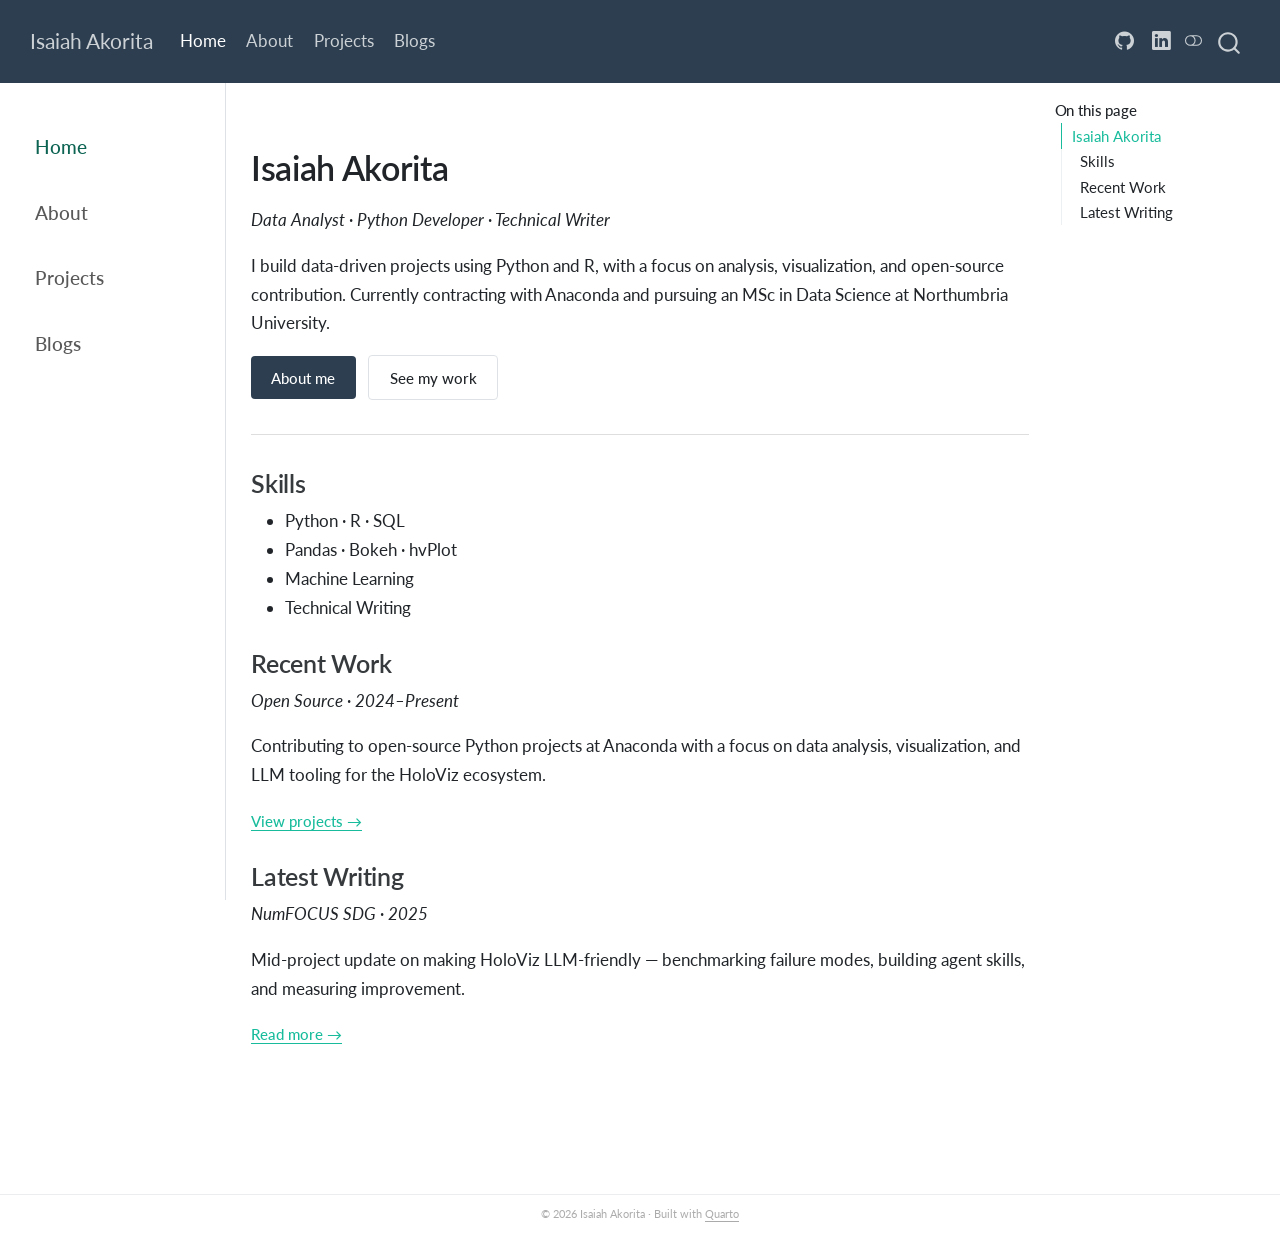
<file: index.html>
<!DOCTYPE html>
<html xmlns="http://www.w3.org/1999/xhtml" lang="en" xml:lang="en"><head>

<meta charset="utf-8">
<meta name="generator" content="quarto-1.10.18">

<meta name="viewport" content="width=device-width, initial-scale=1.0, user-scalable=yes">


<title>Home – Isaiah Akorita</title>
<style>
/* Default styles provided by pandoc.
** See https://pandoc.org/MANUAL.html#variables-for-html for config info.
*/
span.smallcaps{font-variant: small-caps;}
div.columns{display: flex; gap: 1.5em;}
div.column{flex: auto;}
@media screen {
div.columns{gap: min(4vw, 1.5em);}
div.column{overflow-x: auto;}
}
div.hanging-indent{margin-left: 1.5em; text-indent: -1.5em;}
ul.task-list{list-style: none;}
ul.task-list li input[type="checkbox"] {
  width: 0.8em;
  margin: 0 0.8em 0.2em -1em; /* quarto-specific, see https://github.com/quarto-dev/quarto-cli/issues/4556 */ 
  vertical-align: middle;
}
</style>


<script src="site_libs/quarto-nav/quarto-nav.js"></script>
<script src="site_libs/quarto-nav/headroom.min.js"></script>
<script src="site_libs/clipboard/clipboard.min.js"></script>
<script src="site_libs/quarto-search/autocomplete.umd.js"></script>
<script src="site_libs/quarto-search/fuse.min.js"></script>
<script src="site_libs/quarto-search/quarto-search.js"></script>
<meta name="quarto:offset" content="./">
<link href="./assets/images/favicon.ico" rel="icon">
<script src="site_libs/quarto-html/quarto.js" type="module"></script>
<script src="site_libs/quarto-html/tabsets/tabsets.js" type="module"></script>
<script src="site_libs/quarto-html/popper.min.js"></script>
<script src="site_libs/quarto-html/tippy.umd.min.js"></script>
<script src="site_libs/quarto-html/anchor.min.js"></script>
<link href="site_libs/quarto-html/tippy.css" rel="stylesheet">
<link href="site_libs/quarto-html/quarto-syntax-highlighting-64a204ab8560d761af7679ceaba22944.css" rel="stylesheet" class="quarto-color-scheme" id="quarto-text-highlighting-styles">
<link href="site_libs/quarto-html/quarto-syntax-highlighting-dark-b85bc7c33db8c58e0ec93c3465666fed.css" rel="stylesheet" class="quarto-color-scheme quarto-color-alternate" id="quarto-text-highlighting-styles">
<link href="site_libs/quarto-html/quarto-syntax-highlighting-64a204ab8560d761af7679ceaba22944.css" rel="stylesheet" class="quarto-color-scheme-extra" id="quarto-text-highlighting-styles">
<script src="site_libs/bootstrap/bootstrap.min.js"></script>
<link href="site_libs/bootstrap/bootstrap-icons.css" rel="stylesheet">
<link href="site_libs/bootstrap/bootstrap-505cb934e192d125575319552c8b77a8.min.css" rel="stylesheet" append-hash="true" class="quarto-color-scheme" id="quarto-bootstrap" data-mode="light">
<link href="site_libs/bootstrap/bootstrap-dark-bba83c5c73313e22407f86e350e75dae.min.css" rel="stylesheet" append-hash="true" class="quarto-color-scheme quarto-color-alternate" id="quarto-bootstrap" data-mode="dark">
<link href="site_libs/bootstrap/bootstrap-505cb934e192d125575319552c8b77a8.min.css" rel="stylesheet" append-hash="true" class="quarto-color-scheme-extra" id="quarto-bootstrap" data-mode="light">
<script id="quarto-search-options" type="application/json">{
  "location": "navbar",
  "copy-button": false,
  "collapse-after": 3,
  "panel-placement": "end",
  "type": "overlay",
  "limit": 50,
  "keyboard-shortcut": [
    "f",
    "/",
    "s"
  ],
  "show-item-context": false,
  "language": {
    "search-no-results-text": "No results",
    "search-matching-documents-text": "matching documents",
    "search-copy-link-title": "Copy link to search",
    "search-hide-matches-text": "Hide additional matches",
    "search-more-match-text": "more match in this document",
    "search-more-matches-text": "more matches in this document",
    "search-clear-button-title": "Clear",
    "search-text-placeholder": "",
    "search-detached-cancel-button-title": "Cancel",
    "search-submit-button-title": "Submit",
    "search-label": "Search"
  }
}</script>
<style>html{ scroll-behavior: smooth; }</style>


<link rel="stylesheet" href="assets/styles.css">
</head>

<body class="nav-sidebar docked nav-fixed quarto-light"><script id="quarto-html-before-body" type="application/javascript">
    const toggleBodyColorMode = (bsSheetEl) => {
      const mode = bsSheetEl.getAttribute("data-mode");
      const bodyEl = window.document.querySelector("body");
      if (mode === "dark") {
        bodyEl.classList.add("quarto-dark");
        bodyEl.classList.remove("quarto-light");
      } else {
        bodyEl.classList.add("quarto-light");
        bodyEl.classList.remove("quarto-dark");
      }
    }
    const toggleBodyColorPrimary = () => {
      const bsSheetEl = window.document.querySelector("link#quarto-bootstrap:not([rel=disabled-stylesheet])");
      if (bsSheetEl) {
        toggleBodyColorMode(bsSheetEl);
      }
    }
    const setColorSchemeToggle = (alternate) => {
      const toggles = window.document.querySelectorAll('.quarto-color-scheme-toggle');
      for (let i=0; i < toggles.length; i++) {
        const toggle = toggles[i];
        if (toggle) {
          if (alternate) {
            toggle.classList.add("alternate");
          } else {
            toggle.classList.remove("alternate");
          }
        }
      }
    };
    const toggleColorMode = (alternate) => {
      // Switch the stylesheets
      const primaryStylesheets = window.document.querySelectorAll('link.quarto-color-scheme:not(.quarto-color-alternate)');
      const alternateStylesheets = window.document.querySelectorAll('link.quarto-color-scheme.quarto-color-alternate');
      manageTransitions('#quarto-margin-sidebar .nav-link', false);
      if (alternate) {
        // note: dark is layered on light, we don't disable primary!
        enableStylesheet(alternateStylesheets);
        for (const sheetNode of alternateStylesheets) {
          if (sheetNode.id === "quarto-bootstrap") {
            toggleBodyColorMode(sheetNode);
          }
        }
      } else {
        disableStylesheet(alternateStylesheets);
        enableStylesheet(primaryStylesheets)
        toggleBodyColorPrimary();
      }
      manageTransitions('#quarto-margin-sidebar .nav-link', true);
      // Switch the toggles
      setColorSchemeToggle(alternate)
      // Hack to workaround the fact that safari doesn't
      // properly recolor the scrollbar when toggling (#1455)
      if (navigator.userAgent.indexOf('Safari') > 0 && navigator.userAgent.indexOf('Chrome') == -1) {
        manageTransitions("body", false);
        window.scrollTo(0, 1);
        setTimeout(() => {
          window.scrollTo(0, 0);
          manageTransitions("body", true);
        }, 40);
      }
    }
    const disableStylesheet = (stylesheets) => {
      for (let i=0; i < stylesheets.length; i++) {
        const stylesheet = stylesheets[i];
        stylesheet.rel = 'disabled-stylesheet';
      }
    }
    const enableStylesheet = (stylesheets) => {
      for (let i=0; i < stylesheets.length; i++) {
        const stylesheet = stylesheets[i];
        if(stylesheet.rel !== 'stylesheet') { // for Chrome, which will still FOUC without this check
          stylesheet.rel = 'stylesheet';
        }
      }
    }
    const manageTransitions = (selector, allowTransitions) => {
      const els = window.document.querySelectorAll(selector);
      for (let i=0; i < els.length; i++) {
        const el = els[i];
        if (allowTransitions) {
          el.classList.remove('notransition');
        } else {
          el.classList.add('notransition');
        }
      }
    }
    const isFileUrl = () => {
      return window.location.protocol === 'file:';
    }
    const hasAlternateSentinel = () => {
      let styleSentinel = getColorSchemeSentinel();
      if (styleSentinel !== null) {
        return styleSentinel === "alternate";
      } else {
        return false;
      }
    }
    const setStyleSentinel = (alternate) => {
      const value = alternate ? "alternate" : "default";
      if (!isFileUrl()) {
        window.localStorage.setItem("quarto-color-scheme", value);
      } else {
        localAlternateSentinel = value;
      }
    }
    const getColorSchemeSentinel = () => {
      if (!isFileUrl()) {
        const storageValue = window.localStorage.getItem("quarto-color-scheme");
        return storageValue != null ? storageValue : localAlternateSentinel;
      } else {
        return localAlternateSentinel;
      }
    }
    const toggleGiscusIfUsed = (isAlternate, darkModeDefault) => {
      const baseTheme = document.querySelector('#giscus-base-theme')?.value ?? 'light';
      const alternateTheme = document.querySelector('#giscus-alt-theme')?.value ?? 'dark';
      let newTheme = '';
      if(authorPrefersDark) {
        newTheme = isAlternate ? baseTheme : alternateTheme;
      } else {
        newTheme = isAlternate ? alternateTheme : baseTheme;
      }
      const changeGiscusTheme = () => {
        // From: https://github.com/giscus/giscus/issues/336
        const sendMessage = (message) => {
          const iframe = document.querySelector('iframe.giscus-frame');
          if (!iframe) return;
          iframe.contentWindow.postMessage({ giscus: message }, 'https://giscus.app');
        }
        sendMessage({
          setConfig: {
            theme: newTheme
          }
        });
      }
      const isGiscussLoaded = window.document.querySelector('iframe.giscus-frame') !== null;
      if (isGiscussLoaded) {
        changeGiscusTheme();
      }
    };
    const authorPrefersDark = false;
    const darkModeDefault = authorPrefersDark;
      document.querySelector('link#quarto-text-highlighting-styles.quarto-color-scheme-extra').rel = 'disabled-stylesheet';
      document.querySelector('link#quarto-bootstrap.quarto-color-scheme-extra').rel = 'disabled-stylesheet';
    let localAlternateSentinel = darkModeDefault ? 'alternate' : 'default';
    // Dark / light mode switch
    window.quartoToggleColorScheme = () => {
      // Read the current dark / light value
      let toAlternate = !hasAlternateSentinel();
      toggleColorMode(toAlternate);
      setStyleSentinel(toAlternate);
      toggleGiscusIfUsed(toAlternate, darkModeDefault);
      window.dispatchEvent(new Event('resize'));
    };
    // Switch to dark mode if need be
    if (hasAlternateSentinel()) {
      toggleColorMode(true);
    } else {
      toggleColorMode(false);
    }
  </script>

<div id="quarto-search-results"></div>
  <header id="quarto-header" class="headroom fixed-top">
    <nav class="navbar navbar-expand-lg " data-bs-theme="dark">
      <div class="navbar-container container-fluid">
      <div class="navbar-brand-container mx-auto">
    <a class="navbar-brand" href="./index.html">
    <span class="navbar-title">Isaiah Akorita</span>
    </a>
  </div>
            <div id="quarto-search" class="" title="Search"></div>
          <button class="navbar-toggler" type="button" data-bs-toggle="collapse" data-bs-target="#navbarCollapse" aria-controls="navbarCollapse" role="menu" aria-expanded="false" aria-label="Toggle navigation" onclick="if (window.quartoToggleHeadroom) { window.quartoToggleHeadroom(); }">
  <span class="navbar-toggler-icon"></span>
</button>
          <div class="collapse navbar-collapse" id="navbarCollapse">
            <ul class="navbar-nav navbar-nav-scroll me-auto">
  <li class="nav-item">
    <a class="nav-link active" href="./index.html" aria-current="page"> 
<span class="menu-text">Home</span></a>
  </li>  
  <li class="nav-item">
    <a class="nav-link" href="./about.html"> 
<span class="menu-text">About</span></a>
  </li>  
  <li class="nav-item">
    <a class="nav-link" href="./projects/index.html"> 
<span class="menu-text">Projects</span></a>
  </li>  
  <li class="nav-item">
    <a class="nav-link" href="./blogs/index.html"> 
<span class="menu-text">Blogs</span></a>
  </li>  
</ul>
            <ul class="navbar-nav navbar-nav-scroll ms-auto">
  <li class="nav-item compact">
    <a class="nav-link" href="https://github.com/azaya89"> <i class="bi bi-github" role="img" aria-label="GitHub">
</i> 
<span class="menu-text"></span></a>
  </li>  
  <li class="nav-item compact">
    <a class="nav-link" href="https://www.linkedin.com/in/isaiah-akorita/"> <i class="bi bi-linkedin" role="img" aria-label="LinkedIn">
</i> 
<span class="menu-text"></span></a>
  </li>  
</ul>
          </div> <!-- /navcollapse -->
            <div class="quarto-navbar-tools">
  <a href="" class="quarto-color-scheme-toggle quarto-navigation-tool  px-1" onclick="window.quartoToggleColorScheme(); return false;" title="Toggle dark mode"><i class="bi"></i></a>
</div>
      </div> <!-- /container-fluid -->
    </nav>
  <nav class="quarto-secondary-nav">
    <div class="container-fluid d-flex">
      <button type="button" class="quarto-btn-toggle btn" data-bs-toggle="collapse" role="button" data-bs-target=".quarto-sidebar-collapse-item" aria-controls="quarto-sidebar" aria-expanded="false" aria-label="Toggle sidebar navigation" onclick="if (window.quartoToggleHeadroom) { window.quartoToggleHeadroom(); }">
        <i class="bi bi-layout-text-sidebar-reverse"></i>
      </button>
        <nav class="quarto-page-breadcrumbs" aria-label="breadcrumb"><ol class="breadcrumb"><li class="breadcrumb-item"><a href="./index.html">Home</a></li></ol></nav>
        <a class="flex-grow-1" role="navigation" data-bs-toggle="collapse" data-bs-target=".quarto-sidebar-collapse-item" aria-controls="quarto-sidebar" aria-expanded="false" aria-label="Toggle sidebar navigation" onclick="if (window.quartoToggleHeadroom) { window.quartoToggleHeadroom(); }">      
        </a>
    </div>
  </nav>
</header>
<!-- content -->
<div id="quarto-content" class="quarto-container page-columns page-rows-contents page-layout-article page-navbar">
<!-- sidebar -->
  <nav id="quarto-sidebar" class="sidebar collapse collapse-horizontal quarto-sidebar-collapse-item sidebar-navigation docked overflow-auto">
    <div class="sidebar-menu-container"> 
    <ul class="list-unstyled mt-1">
        <li class="sidebar-item">
  <div class="sidebar-item-container"> 
  <a href="./index.html" class="sidebar-item-text sidebar-link active">
 <span class="menu-text">Home</span></a>
  </div>
</li>
        <li class="sidebar-item">
  <div class="sidebar-item-container"> 
  <a href="./about.html" class="sidebar-item-text sidebar-link">
 <span class="menu-text">About</span></a>
  </div>
</li>
        <li class="sidebar-item">
  <div class="sidebar-item-container"> 
  <a href="./projects/index.html" class="sidebar-item-text sidebar-link">
 <span class="menu-text">Projects</span></a>
  </div>
</li>
        <li class="sidebar-item">
  <div class="sidebar-item-container"> 
  <a href="./blogs/index.html" class="sidebar-item-text sidebar-link">
 <span class="menu-text">Blogs</span></a>
  </div>
</li>
    </ul>
    </div>
</nav>
<div id="quarto-sidebar-glass" class="quarto-sidebar-collapse-item" data-bs-toggle="collapse" data-bs-target=".quarto-sidebar-collapse-item"></div>
<!-- margin-sidebar -->
    <div id="quarto-margin-sidebar" class="sidebar margin-sidebar">
        <nav id="TOC" role="doc-toc" class="toc-active">
    <h2 id="toc-title">On this page</h2>
   
  <ul>
  <li><a href="#isaiah-akorita" id="toc-isaiah-akorita" class="nav-link active" data-scroll-target="#isaiah-akorita">Isaiah Akorita</a>
  <ul class="collapse">
  <li><a href="#skills" id="toc-skills" class="nav-link" data-scroll-target="#skills">Skills</a></li>
  <li><a href="#recent-work" id="toc-recent-work" class="nav-link" data-scroll-target="#recent-work">Recent Work</a></li>
  <li><a href="#latest-writing" id="toc-latest-writing" class="nav-link" data-scroll-target="#latest-writing">Latest Writing</a></li>
  </ul></li>
  </ul>
</nav>
    </div>
<!-- main -->
<main class="content" id="quarto-document-content">


<header id="title-block-header" class="quarto-title-block default">
<div class="quarto-title">
<h1 class="title">Home</h1>
</div>



<div class="quarto-title-meta">

    
  
    
  </div>
  


</header>


<section id="isaiah-akorita" class="level1">
<h1>Isaiah Akorita</h1>
<p><em>Data Analyst · Python Developer · Technical Writer</em></p>
<p>I build data-driven projects using Python and R, with a focus on analysis, visualization, and open-source contribution. Currently contracting with Anaconda and pursuing an MSc in Data Science at Northumbria University.</p>
<p><a href="./about.html" class="btn-primary">About me</a> <a href="./projects/index.html" class="btn-secondary">See my work</a></p>
<hr>
<section id="skills" class="level3">
<h3 class="anchored" data-anchor-id="skills">Skills</h3>
<ul>
<li>Python · R · SQL</li>
<li>Pandas · Bokeh · hvPlot</li>
<li>Machine Learning</li>
<li>Technical Writing</li>
</ul>
</section>
<section id="recent-work" class="level3">
<h3 class="anchored" data-anchor-id="recent-work">Recent Work</h3>
<p><em>Open Source · 2024–Present</em></p>
<p>Contributing to open-source Python projects at Anaconda with a focus on data analysis, visualization, and LLM tooling for the HoloViz ecosystem.</p>
<p><a href="./projects/index.html">View projects →</a></p>
</section>
<section id="latest-writing" class="level3">
<h3 class="anchored" data-anchor-id="latest-writing">Latest Writing</h3>
<p><em>NumFOCUS SDG · 2025</em></p>
<p>Mid-project update on making HoloViz LLM-friendly — benchmarking failure modes, building agent skills, and measuring improvement.</p>
<p><a href="https://blog.holoviz.org/posts/holoviz_llm/">Read more →</a></p>


</section>
</section>

</main> <!-- /main -->
<script id="quarto-html-after-body" type="application/javascript">
  window.document.addEventListener("DOMContentLoaded", function (event) {
    // Ensure there is a toggle, if there isn't float one in the top right
    if (window.document.querySelector('.quarto-color-scheme-toggle') === null) {
      const a = window.document.createElement('a');
      a.classList.add('top-right');
      a.classList.add('quarto-color-scheme-toggle');
      a.href = "";
      a.onclick = function() { try { window.quartoToggleColorScheme(); } catch {} return false; };
      const i = window.document.createElement("i");
      i.classList.add('bi');
      a.appendChild(i);
      window.document.body.appendChild(a);
    }
    setColorSchemeToggle(hasAlternateSentinel())
    const icon = "";
    const anchorJS = new window.AnchorJS();
    anchorJS.options = {
      placement: 'right',
      icon: icon
    };
    anchorJS.add('.anchored');
    const isCodeAnnotation = (el) => {
      for (const clz of el.classList) {
        if (clz.startsWith('code-annotation-')) {                     
          return true;
        }
      }
      return false;
    }
    const onCopySuccess = function(e) {
      // button target
      const button = e.trigger;
      // don't keep focus
      button.blur();
      // flash "checked"
      button.classList.add('code-copy-button-checked');
      var currentTitle = button.getAttribute("title");
      button.setAttribute("title", "Copied!");
      let tooltip;
      if (window.bootstrap) {
        button.setAttribute("data-bs-toggle", "tooltip");
        button.setAttribute("data-bs-placement", "left");
        button.setAttribute("data-bs-title", "Copied!");
        tooltip = new bootstrap.Tooltip(button, 
          { trigger: "manual", 
            customClass: "code-copy-button-tooltip",
            offset: [0, -8]});
        tooltip.show();    
      }
      setTimeout(function() {
        if (tooltip) {
          tooltip.hide();
          button.removeAttribute("data-bs-title");
          button.removeAttribute("data-bs-toggle");
          button.removeAttribute("data-bs-placement");
        }
        button.setAttribute("title", currentTitle);
        button.classList.remove('code-copy-button-checked');
      }, 1000);
      // clear code selection
      e.clearSelection();
    }
    const getTextToCopy = function(trigger) {
      const outerScaffold = trigger.parentElement.cloneNode(true);
      const codeEl = outerScaffold.querySelector('code');
      for (const childEl of codeEl.children) {
        if (isCodeAnnotation(childEl)) {
          childEl.remove();
        }
      }
      return codeEl.innerText;
    }
    const clipboard = new window.ClipboardJS('.code-copy-button:not([data-in-quarto-modal])', {
      text: getTextToCopy
    });
    clipboard.on('success', onCopySuccess);
    if (window.document.getElementById('quarto-embedded-source-code-modal')) {
      const clipboardModal = new window.ClipboardJS('.code-copy-button[data-in-quarto-modal]', {
        text: getTextToCopy,
        container: window.document.getElementById('quarto-embedded-source-code-modal')
      });
      clipboardModal.on('success', onCopySuccess);
    }
      var localhostRegex = new RegExp(/^(?:http|https):\/\/localhost\:?[0-9]*\//);
      var mailtoRegex = new RegExp(/^mailto:/);
        var filterRegex = new RegExp("https:\/\/Azaya89\.github\.io\/azaya89\.github\.io\/");
      var isInternal = (href) => {
          return filterRegex.test(href) || localhostRegex.test(href) || mailtoRegex.test(href);
      }
      // Inspect non-navigation links and adorn them if external
     var links = window.document.querySelectorAll('a[href]:not(.nav-link):not(.navbar-brand):not(.toc-action):not(.sidebar-link):not(.sidebar-item-toggle):not(.pagination-link):not(.no-external):not([aria-hidden]):not(.dropdown-item):not(.quarto-navigation-tool):not(.about-link)');
      for (var i=0; i<links.length; i++) {
        const link = links[i];
        if (!isInternal(link.href)) {
          // undo the damage that might have been done by quarto-nav.js in the case of
          // links that we want to consider external
          if (link.dataset.originalHref !== undefined) {
            link.href = link.dataset.originalHref;
          }
        }
      }
    function tippyHover(el, contentFn, onTriggerFn, onUntriggerFn) {
      const config = {
        allowHTML: true,
        maxWidth: 500,
        delay: 100,
        arrow: false,
        appendTo: function(el) {
            return el.parentElement;
        },
        interactive: true,
        interactiveBorder: 10,
        theme: 'quarto',
        placement: 'bottom-start',
      };
      if (contentFn) {
        config.content = contentFn;
      }
      if (onTriggerFn) {
        config.onTrigger = onTriggerFn;
      }
      if (onUntriggerFn) {
        config.onUntrigger = onUntriggerFn;
      }
      window.tippy(el, config); 
    }
    const noterefs = window.document.querySelectorAll('a[role="doc-noteref"]');
    for (var i=0; i<noterefs.length; i++) {
      const ref = noterefs[i];
      tippyHover(ref, function() {
        // use id or data attribute instead here
        let href = ref.getAttribute('data-footnote-href') || ref.getAttribute('href');
        try { href = new URL(href).hash; } catch {}
        const id = href.replace(/^#\/?/, "");
        const note = window.document.getElementById(id);
        if (note) {
          return note.innerHTML;
        } else {
          return "";
        }
      });
    }
    const xrefs = window.document.querySelectorAll('a.quarto-xref');
    const processXRef = (id, note) => {
      // Strip column container classes
      const stripColumnClz = (el) => {
        el.classList.remove("page-full", "page-columns");
        if (el.children) {
          for (const child of el.children) {
            stripColumnClz(child);
          }
        }
      }
      stripColumnClz(note)
      if (id === null || id.startsWith('sec-')) {
        // Special case sections, only their first couple elements
        const container = document.createElement("div");
        if (note.children && note.children.length > 2) {
          container.appendChild(note.children[0].cloneNode(true));
          for (let i = 1; i < note.children.length; i++) {
            const child = note.children[i];
            if (child.tagName === "P" && child.innerText === "") {
              continue;
            } else {
              container.appendChild(child.cloneNode(true));
              break;
            }
          }
          if (window.Quarto?.typesetMath) {
            window.Quarto.typesetMath(container);
          }
          return container.innerHTML
        } else {
          if (window.Quarto?.typesetMath) {
            window.Quarto.typesetMath(note);
          }
          return note.innerHTML;
        }
      } else {
        // Remove any anchor links if they are present
        const anchorLink = note.querySelector('a.anchorjs-link');
        if (anchorLink) {
          anchorLink.remove();
        }
        if (window.Quarto?.typesetMath) {
          window.Quarto.typesetMath(note);
        }
        if (note.classList.contains("callout")) {
          return note.outerHTML;
        } else {
          return note.innerHTML;
        }
      }
    }
    for (var i=0; i<xrefs.length; i++) {
      const xref = xrefs[i];
      tippyHover(xref, undefined, function(instance) {
        instance.disable();
        let url = xref.getAttribute('href');
        let hash = undefined; 
        if (url.startsWith('#')) {
          hash = url;
        } else {
          try { hash = new URL(url).hash; } catch {}
        }
        if (hash) {
          const id = hash.replace(/^#\/?/, "");
          const note = window.document.getElementById(id);
          if (note !== null) {
            try {
              const html = processXRef(id, note.cloneNode(true));
              instance.setContent(html);
            } finally {
              instance.enable();
              instance.show();
            }
          } else {
            // See if we can fetch this
            fetch(url.split('#')[0])
            .then(res => res.text())
            .then(html => {
              const parser = new DOMParser();
              const htmlDoc = parser.parseFromString(html, "text/html");
              const note = htmlDoc.getElementById(id);
              if (note !== null) {
                const html = processXRef(id, note);
                instance.setContent(html);
              } 
            }).finally(() => {
              instance.enable();
              instance.show();
            });
          }
        } else {
          // See if we can fetch a full url (with no hash to target)
          // This is a special case and we should probably do some content thinning / targeting
          fetch(url)
          .then(res => res.text())
          .then(html => {
            const parser = new DOMParser();
            const htmlDoc = parser.parseFromString(html, "text/html");
            const note = htmlDoc.querySelector('main.content');
            if (note !== null) {
              // This should only happen for chapter cross references
              // (since there is no id in the URL)
              // remove the first header
              if (note.children.length > 0 && note.children[0].tagName === "HEADER") {
                note.children[0].remove();
              }
              const html = processXRef(null, note);
              instance.setContent(html);
            } 
          }).finally(() => {
            instance.enable();
            instance.show();
          });
        }
      }, function(instance) {
      });
    }
        let selectedAnnoteEl;
        const selectorForAnnotation = ( cell, annotation) => {
          let cellAttr = 'data-code-cell="' + cell + '"';
          let lineAttr = 'data-code-annotation="' +  annotation + '"';
          const selector = 'span[' + cellAttr + '][' + lineAttr + ']';
          return selector;
        }
        const selectCodeLines = (annoteEl) => {
          const doc = window.document;
          const targetCell = annoteEl.getAttribute("data-target-cell");
          const targetAnnotation = annoteEl.getAttribute("data-target-annotation");
          const annoteSpan = window.document.querySelector(selectorForAnnotation(targetCell, targetAnnotation));
          const lines = annoteSpan.getAttribute("data-code-lines").split(",");
          const lineIds = lines.map((line) => {
            return targetCell + "-" + line;
          })
          let top = null;
          let height = null;
          let parent = null;
          if (lineIds.length > 0) {
              //compute the position of the single el (top and bottom and make a div)
              const el = window.document.getElementById(lineIds[0]);
              top = el.offsetTop;
              height = el.offsetHeight;
              parent = el.parentElement.parentElement;
            if (lineIds.length > 1) {
              const lastEl = window.document.getElementById(lineIds[lineIds.length - 1]);
              const bottom = lastEl.offsetTop + lastEl.offsetHeight;
              height = bottom - top;
            }
            if (top !== null && height !== null && parent !== null) {
              // cook up a div (if necessary) and position it 
              let div = window.document.getElementById("code-annotation-line-highlight");
              if (div === null) {
                div = window.document.createElement("div");
                div.setAttribute("id", "code-annotation-line-highlight");
                div.style.position = 'absolute';
                parent.appendChild(div);
              }
              div.style.top = top - 2 + "px";
              div.style.height = height + 4 + "px";
              div.style.left = 0;
              let gutterDiv = window.document.getElementById("code-annotation-line-highlight-gutter");
              if (gutterDiv === null) {
                gutterDiv = window.document.createElement("div");
                gutterDiv.setAttribute("id", "code-annotation-line-highlight-gutter");
                gutterDiv.style.position = 'absolute';
                const codeCell = window.document.getElementById(targetCell);
                const gutter = codeCell.querySelector('.code-annotation-gutter');
                gutter.appendChild(gutterDiv);
              }
              gutterDiv.style.top = top - 2 + "px";
              gutterDiv.style.height = height + 4 + "px";
            }
            selectedAnnoteEl = annoteEl;
          }
        };
        const unselectCodeLines = () => {
          const elementsIds = ["code-annotation-line-highlight", "code-annotation-line-highlight-gutter"];
          elementsIds.forEach((elId) => {
            const div = window.document.getElementById(elId);
            if (div) {
              div.remove();
            }
          });
          selectedAnnoteEl = undefined;
        };
          // Handle positioning of the toggle
      window.addEventListener(
        "resize",
        throttle(() => {
          elRect = undefined;
          if (selectedAnnoteEl) {
            selectCodeLines(selectedAnnoteEl);
          }
        }, 10)
      );
      function throttle(fn, ms) {
      let throttle = false;
      let timer;
        return (...args) => {
          if(!throttle) { // first call gets through
              fn.apply(this, args);
              throttle = true;
          } else { // all the others get throttled
              if(timer) clearTimeout(timer); // cancel #2
              timer = setTimeout(() => {
                fn.apply(this, args);
                timer = throttle = false;
              }, ms);
          }
        };
      }
        // Attach click handler to the DT
        const annoteDls = window.document.querySelectorAll('dt[data-target-cell]');
        for (const annoteDlNode of annoteDls) {
          annoteDlNode.addEventListener('click', (event) => {
            const clickedEl = event.target;
            if (clickedEl !== selectedAnnoteEl) {
              unselectCodeLines();
              const activeEl = window.document.querySelector('dt[data-target-cell].code-annotation-active');
              if (activeEl) {
                activeEl.classList.remove('code-annotation-active');
              }
              selectCodeLines(clickedEl);
              clickedEl.classList.add('code-annotation-active');
            } else {
              // Unselect the line
              unselectCodeLines();
              clickedEl.classList.remove('code-annotation-active');
            }
          });
        }
    const findCites = (el) => {
      const parentEl = el.parentElement;
      if (parentEl) {
        const cites = parentEl.dataset.cites;
        if (cites) {
          return {
            el,
            cites: cites.split(' ')
          };
        } else {
          return findCites(el.parentElement)
        }
      } else {
        return undefined;
      }
    };
    var bibliorefs = window.document.querySelectorAll('a[role="doc-biblioref"]');
    for (var i=0; i<bibliorefs.length; i++) {
      const ref = bibliorefs[i];
      const citeInfo = findCites(ref);
      if (citeInfo) {
        tippyHover(citeInfo.el, function() {
          var popup = window.document.createElement('div');
          citeInfo.cites.forEach(function(cite) {
            var citeDiv = window.document.createElement('div');
            citeDiv.classList.add('hanging-indent');
            citeDiv.classList.add('csl-entry');
            var biblioDiv = window.document.getElementById('ref-' + cite);
            if (biblioDiv) {
              citeDiv.innerHTML = biblioDiv.innerHTML;
            }
            popup.appendChild(citeDiv);
          });
          return popup.innerHTML;
        });
      }
    }
  });
  </script>
</div> <!-- /content -->
<footer class="footer">
  <div class="nav-footer">
    <div class="nav-footer-left">
      &nbsp;
    </div>   
    <div class="nav-footer-center">
<p>© 2026 Isaiah Akorita · Built with <a href="https://quarto.org">Quarto</a></p>
</div>
    <div class="nav-footer-right">
      &nbsp;
    </div>
  </div>
</footer>




<script src="site_libs/quarto-html/zenscroll-min.js"></script>
</body></html>
</file>
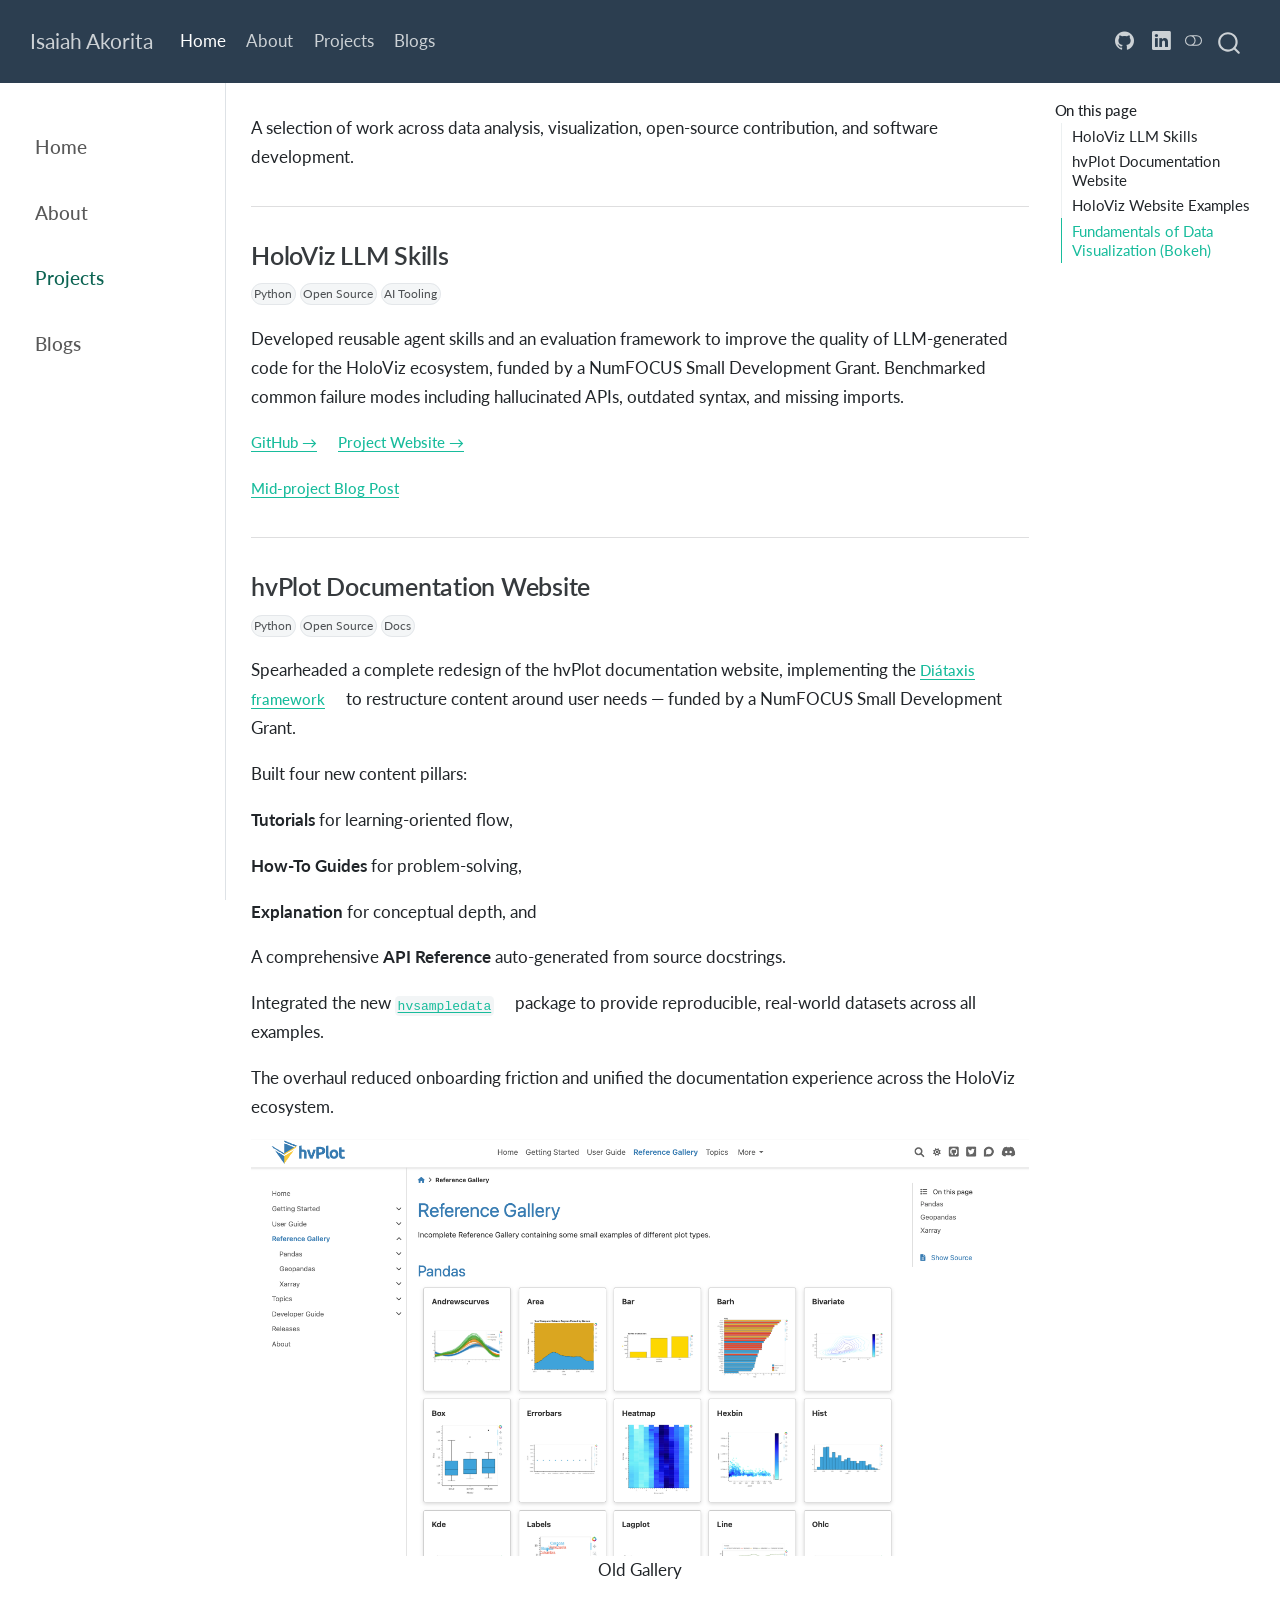
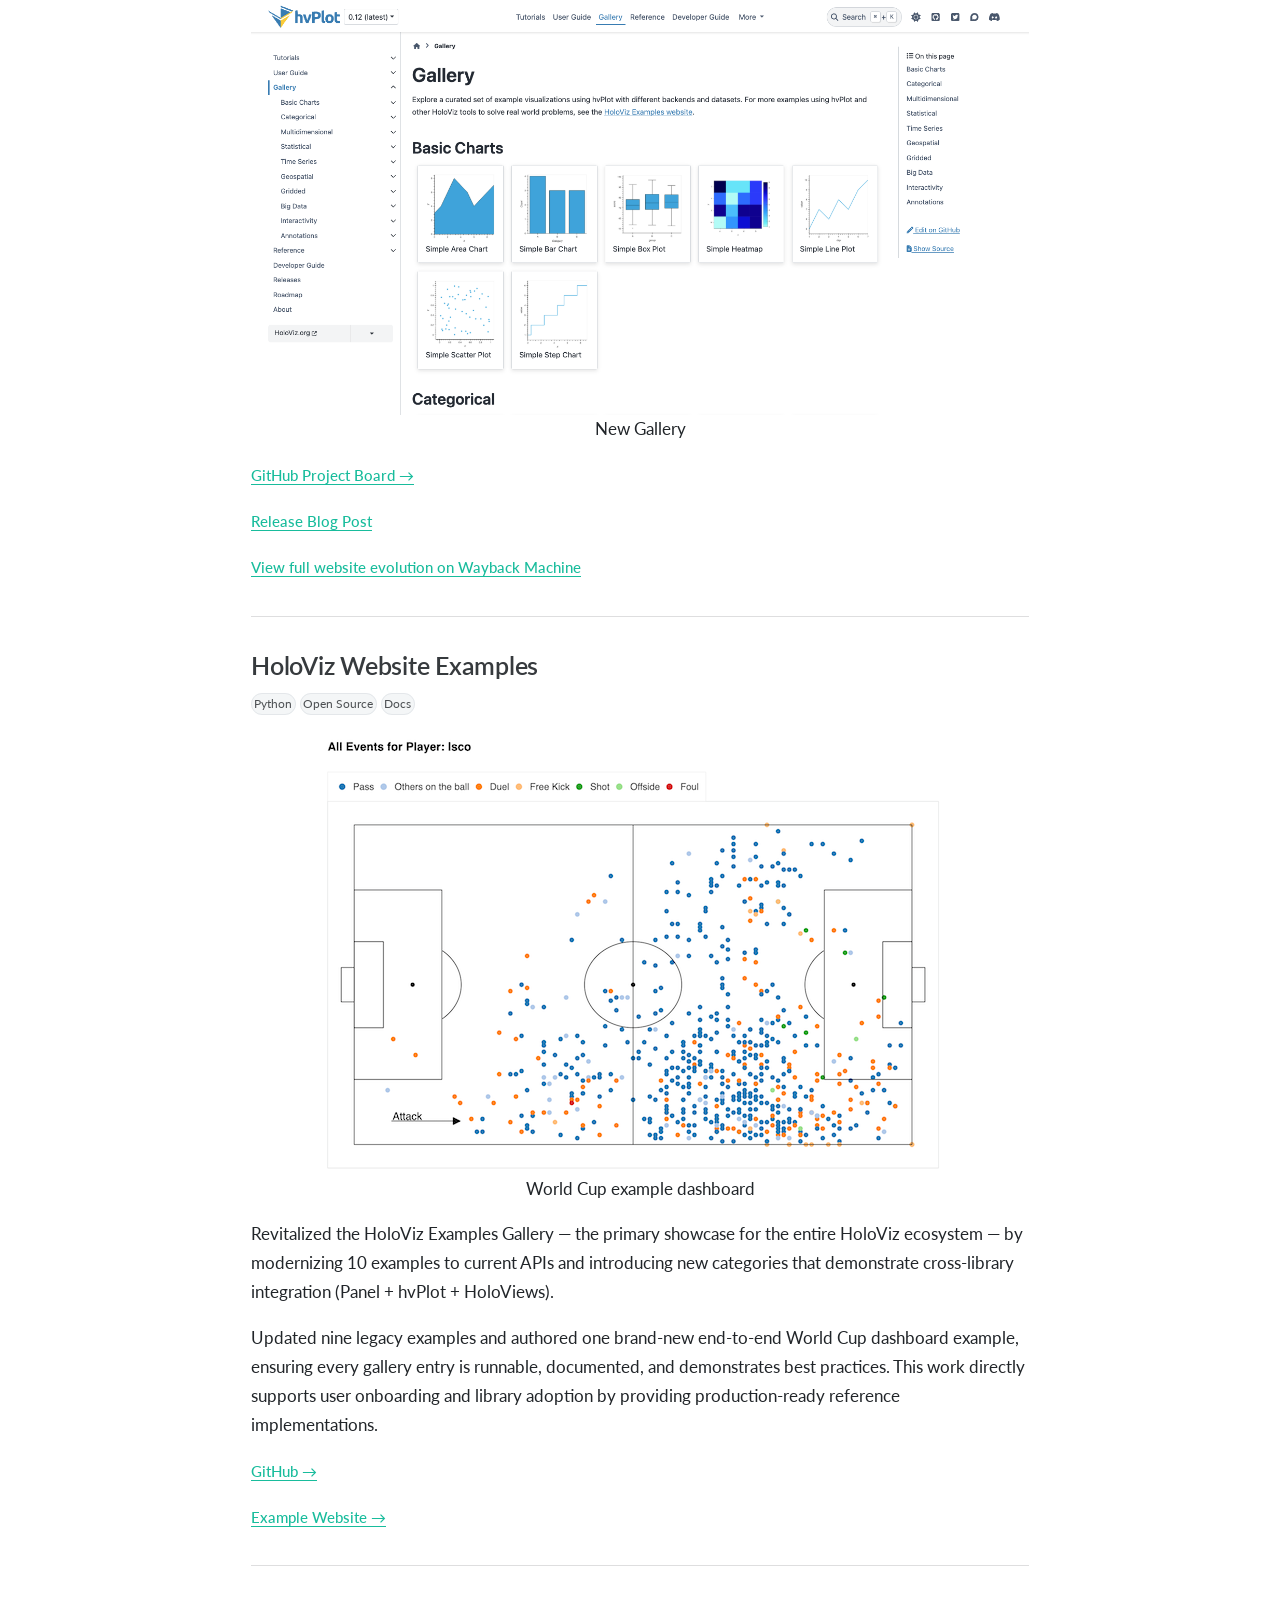
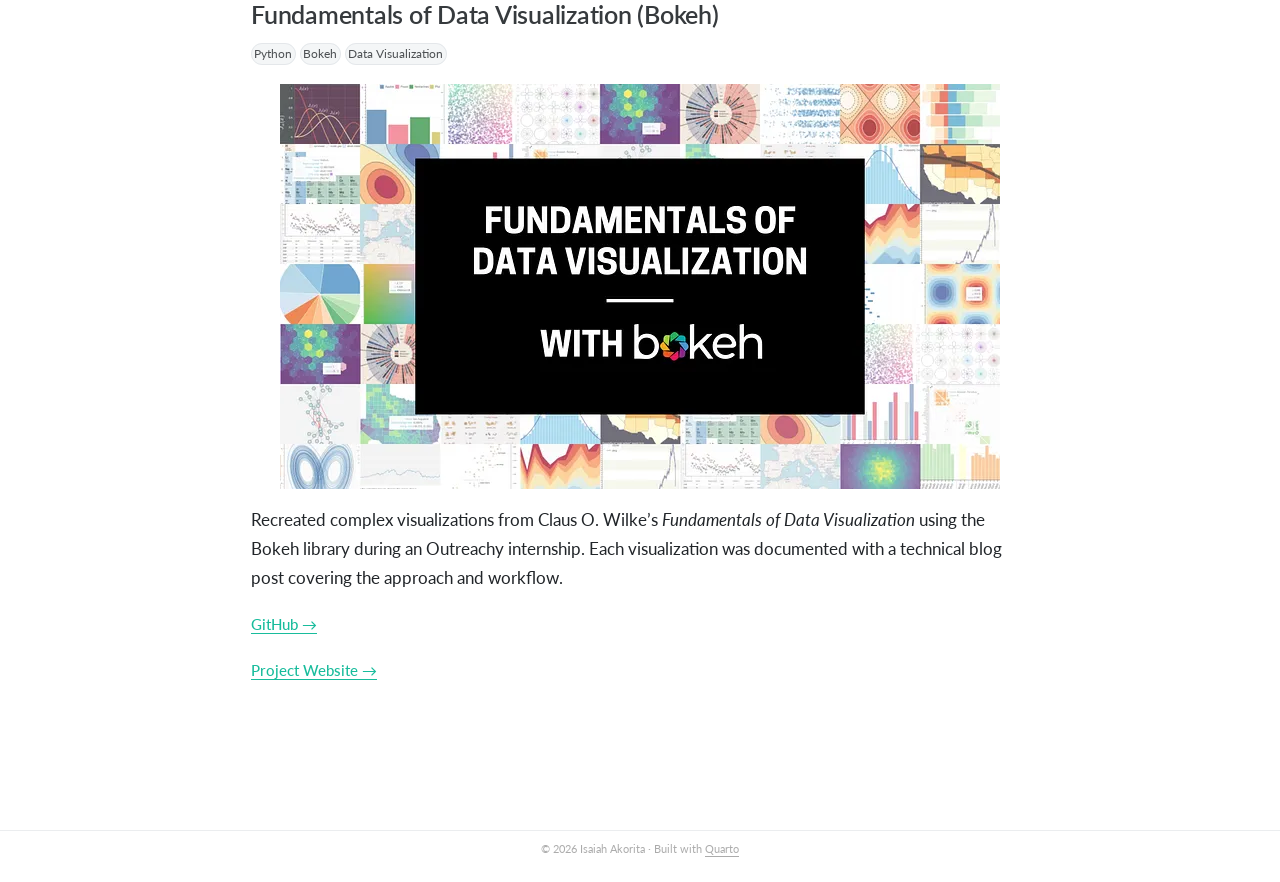
<file: projects/index.html>
<!DOCTYPE html>
<html xmlns="http://www.w3.org/1999/xhtml" lang="en" xml:lang="en"><head>

<meta charset="utf-8">
<meta name="generator" content="quarto-1.10.18">

<meta name="viewport" content="width=device-width, initial-scale=1.0, user-scalable=yes">


<title>Projects – Isaiah Akorita</title>
<style>
/* Default styles provided by pandoc.
** See https://pandoc.org/MANUAL.html#variables-for-html for config info.
*/
span.smallcaps{font-variant: small-caps;}
div.columns{display: flex; gap: 1.5em;}
div.column{flex: auto;}
@media screen {
div.columns{gap: min(4vw, 1.5em);}
div.column{overflow-x: auto;}
}
div.hanging-indent{margin-left: 1.5em; text-indent: -1.5em;}
ul.task-list{list-style: none;}
ul.task-list li input[type="checkbox"] {
  width: 0.8em;
  margin: 0 0.8em 0.2em -1em; /* quarto-specific, see https://github.com/quarto-dev/quarto-cli/issues/4556 */ 
  vertical-align: middle;
}
</style>


<script src="../site_libs/quarto-nav/quarto-nav.js"></script>
<script src="../site_libs/quarto-nav/headroom.min.js"></script>
<script src="../site_libs/clipboard/clipboard.min.js"></script>
<script src="../site_libs/quarto-search/autocomplete.umd.js"></script>
<script src="../site_libs/quarto-search/fuse.min.js"></script>
<script src="../site_libs/quarto-search/quarto-search.js"></script>
<meta name="quarto:offset" content="../">
<link href="../assets/images/favicon.ico" rel="icon">
<script src="../site_libs/quarto-html/quarto.js" type="module"></script>
<script src="../site_libs/quarto-html/tabsets/tabsets.js" type="module"></script>
<script src="../site_libs/quarto-html/popper.min.js"></script>
<script src="../site_libs/quarto-html/tippy.umd.min.js"></script>
<script src="../site_libs/quarto-html/anchor.min.js"></script>
<link href="../site_libs/quarto-html/tippy.css" rel="stylesheet">
<link href="../site_libs/quarto-html/quarto-syntax-highlighting-64a204ab8560d761af7679ceaba22944.css" rel="stylesheet" class="quarto-color-scheme" id="quarto-text-highlighting-styles">
<link href="../site_libs/quarto-html/quarto-syntax-highlighting-dark-b85bc7c33db8c58e0ec93c3465666fed.css" rel="stylesheet" class="quarto-color-scheme quarto-color-alternate" id="quarto-text-highlighting-styles">
<link href="../site_libs/quarto-html/quarto-syntax-highlighting-64a204ab8560d761af7679ceaba22944.css" rel="stylesheet" class="quarto-color-scheme-extra" id="quarto-text-highlighting-styles">
<script src="../site_libs/bootstrap/bootstrap.min.js"></script>
<link href="../site_libs/bootstrap/bootstrap-icons.css" rel="stylesheet">
<link href="../site_libs/bootstrap/bootstrap-505cb934e192d125575319552c8b77a8.min.css" rel="stylesheet" append-hash="true" class="quarto-color-scheme" id="quarto-bootstrap" data-mode="light">
<link href="../site_libs/bootstrap/bootstrap-dark-bba83c5c73313e22407f86e350e75dae.min.css" rel="stylesheet" append-hash="true" class="quarto-color-scheme quarto-color-alternate" id="quarto-bootstrap" data-mode="dark">
<link href="../site_libs/bootstrap/bootstrap-505cb934e192d125575319552c8b77a8.min.css" rel="stylesheet" append-hash="true" class="quarto-color-scheme-extra" id="quarto-bootstrap" data-mode="light">
<script id="quarto-search-options" type="application/json">{
  "location": "navbar",
  "copy-button": false,
  "collapse-after": 3,
  "panel-placement": "end",
  "type": "overlay",
  "limit": 50,
  "keyboard-shortcut": [
    "f",
    "/",
    "s"
  ],
  "show-item-context": false,
  "language": {
    "search-no-results-text": "No results",
    "search-matching-documents-text": "matching documents",
    "search-copy-link-title": "Copy link to search",
    "search-hide-matches-text": "Hide additional matches",
    "search-more-match-text": "more match in this document",
    "search-more-matches-text": "more matches in this document",
    "search-clear-button-title": "Clear",
    "search-text-placeholder": "",
    "search-detached-cancel-button-title": "Cancel",
    "search-submit-button-title": "Submit",
    "search-label": "Search"
  }
}</script>
<style>html{ scroll-behavior: smooth; }</style>


<link rel="stylesheet" href="../assets/styles.css">
</head>

<body class="nav-sidebar docked nav-fixed quarto-light"><script id="quarto-html-before-body" type="application/javascript">
    const toggleBodyColorMode = (bsSheetEl) => {
      const mode = bsSheetEl.getAttribute("data-mode");
      const bodyEl = window.document.querySelector("body");
      if (mode === "dark") {
        bodyEl.classList.add("quarto-dark");
        bodyEl.classList.remove("quarto-light");
      } else {
        bodyEl.classList.add("quarto-light");
        bodyEl.classList.remove("quarto-dark");
      }
    }
    const toggleBodyColorPrimary = () => {
      const bsSheetEl = window.document.querySelector("link#quarto-bootstrap:not([rel=disabled-stylesheet])");
      if (bsSheetEl) {
        toggleBodyColorMode(bsSheetEl);
      }
    }
    const setColorSchemeToggle = (alternate) => {
      const toggles = window.document.querySelectorAll('.quarto-color-scheme-toggle');
      for (let i=0; i < toggles.length; i++) {
        const toggle = toggles[i];
        if (toggle) {
          if (alternate) {
            toggle.classList.add("alternate");
          } else {
            toggle.classList.remove("alternate");
          }
        }
      }
    };
    const toggleColorMode = (alternate) => {
      // Switch the stylesheets
      const primaryStylesheets = window.document.querySelectorAll('link.quarto-color-scheme:not(.quarto-color-alternate)');
      const alternateStylesheets = window.document.querySelectorAll('link.quarto-color-scheme.quarto-color-alternate');
      manageTransitions('#quarto-margin-sidebar .nav-link', false);
      if (alternate) {
        // note: dark is layered on light, we don't disable primary!
        enableStylesheet(alternateStylesheets);
        for (const sheetNode of alternateStylesheets) {
          if (sheetNode.id === "quarto-bootstrap") {
            toggleBodyColorMode(sheetNode);
          }
        }
      } else {
        disableStylesheet(alternateStylesheets);
        enableStylesheet(primaryStylesheets)
        toggleBodyColorPrimary();
      }
      manageTransitions('#quarto-margin-sidebar .nav-link', true);
      // Switch the toggles
      setColorSchemeToggle(alternate)
      // Hack to workaround the fact that safari doesn't
      // properly recolor the scrollbar when toggling (#1455)
      if (navigator.userAgent.indexOf('Safari') > 0 && navigator.userAgent.indexOf('Chrome') == -1) {
        manageTransitions("body", false);
        window.scrollTo(0, 1);
        setTimeout(() => {
          window.scrollTo(0, 0);
          manageTransitions("body", true);
        }, 40);
      }
    }
    const disableStylesheet = (stylesheets) => {
      for (let i=0; i < stylesheets.length; i++) {
        const stylesheet = stylesheets[i];
        stylesheet.rel = 'disabled-stylesheet';
      }
    }
    const enableStylesheet = (stylesheets) => {
      for (let i=0; i < stylesheets.length; i++) {
        const stylesheet = stylesheets[i];
        if(stylesheet.rel !== 'stylesheet') { // for Chrome, which will still FOUC without this check
          stylesheet.rel = 'stylesheet';
        }
      }
    }
    const manageTransitions = (selector, allowTransitions) => {
      const els = window.document.querySelectorAll(selector);
      for (let i=0; i < els.length; i++) {
        const el = els[i];
        if (allowTransitions) {
          el.classList.remove('notransition');
        } else {
          el.classList.add('notransition');
        }
      }
    }
    const isFileUrl = () => {
      return window.location.protocol === 'file:';
    }
    const hasAlternateSentinel = () => {
      let styleSentinel = getColorSchemeSentinel();
      if (styleSentinel !== null) {
        return styleSentinel === "alternate";
      } else {
        return false;
      }
    }
    const setStyleSentinel = (alternate) => {
      const value = alternate ? "alternate" : "default";
      if (!isFileUrl()) {
        window.localStorage.setItem("quarto-color-scheme", value);
      } else {
        localAlternateSentinel = value;
      }
    }
    const getColorSchemeSentinel = () => {
      if (!isFileUrl()) {
        const storageValue = window.localStorage.getItem("quarto-color-scheme");
        return storageValue != null ? storageValue : localAlternateSentinel;
      } else {
        return localAlternateSentinel;
      }
    }
    const toggleGiscusIfUsed = (isAlternate, darkModeDefault) => {
      const baseTheme = document.querySelector('#giscus-base-theme')?.value ?? 'light';
      const alternateTheme = document.querySelector('#giscus-alt-theme')?.value ?? 'dark';
      let newTheme = '';
      if(authorPrefersDark) {
        newTheme = isAlternate ? baseTheme : alternateTheme;
      } else {
        newTheme = isAlternate ? alternateTheme : baseTheme;
      }
      const changeGiscusTheme = () => {
        // From: https://github.com/giscus/giscus/issues/336
        const sendMessage = (message) => {
          const iframe = document.querySelector('iframe.giscus-frame');
          if (!iframe) return;
          iframe.contentWindow.postMessage({ giscus: message }, 'https://giscus.app');
        }
        sendMessage({
          setConfig: {
            theme: newTheme
          }
        });
      }
      const isGiscussLoaded = window.document.querySelector('iframe.giscus-frame') !== null;
      if (isGiscussLoaded) {
        changeGiscusTheme();
      }
    };
    const authorPrefersDark = false;
    const darkModeDefault = authorPrefersDark;
      document.querySelector('link#quarto-text-highlighting-styles.quarto-color-scheme-extra').rel = 'disabled-stylesheet';
      document.querySelector('link#quarto-bootstrap.quarto-color-scheme-extra').rel = 'disabled-stylesheet';
    let localAlternateSentinel = darkModeDefault ? 'alternate' : 'default';
    // Dark / light mode switch
    window.quartoToggleColorScheme = () => {
      // Read the current dark / light value
      let toAlternate = !hasAlternateSentinel();
      toggleColorMode(toAlternate);
      setStyleSentinel(toAlternate);
      toggleGiscusIfUsed(toAlternate, darkModeDefault);
      window.dispatchEvent(new Event('resize'));
    };
    // Switch to dark mode if need be
    if (hasAlternateSentinel()) {
      toggleColorMode(true);
    } else {
      toggleColorMode(false);
    }
  </script>

<div id="quarto-search-results"></div>
  <header id="quarto-header" class="headroom fixed-top">
    <nav class="navbar navbar-expand-lg " data-bs-theme="dark">
      <div class="navbar-container container-fluid">
      <div class="navbar-brand-container mx-auto">
    <a class="navbar-brand" href="../index.html">
    <span class="navbar-title">Isaiah Akorita</span>
    </a>
  </div>
            <div id="quarto-search" class="" title="Search"></div>
          <button class="navbar-toggler" type="button" data-bs-toggle="collapse" data-bs-target="#navbarCollapse" aria-controls="navbarCollapse" role="menu" aria-expanded="false" aria-label="Toggle navigation" onclick="if (window.quartoToggleHeadroom) { window.quartoToggleHeadroom(); }">
  <span class="navbar-toggler-icon"></span>
</button>
          <div class="collapse navbar-collapse" id="navbarCollapse">
            <ul class="navbar-nav navbar-nav-scroll me-auto">
  <li class="nav-item">
    <a class="nav-link active" href="../index.html" aria-current="page"> 
<span class="menu-text">Home</span></a>
  </li>  
  <li class="nav-item">
    <a class="nav-link" href="../about.html"> 
<span class="menu-text">About</span></a>
  </li>  
  <li class="nav-item">
    <a class="nav-link" href="../projects/index.html"> 
<span class="menu-text">Projects</span></a>
  </li>  
  <li class="nav-item">
    <a class="nav-link" href="../blogs/index.html"> 
<span class="menu-text">Blogs</span></a>
  </li>  
</ul>
            <ul class="navbar-nav navbar-nav-scroll ms-auto">
  <li class="nav-item compact">
    <a class="nav-link" href="https://github.com/azaya89"> <i class="bi bi-github" role="img" aria-label="GitHub">
</i> 
<span class="menu-text"></span></a>
  </li>  
  <li class="nav-item compact">
    <a class="nav-link" href="https://www.linkedin.com/in/isaiah-akorita/"> <i class="bi bi-linkedin" role="img" aria-label="LinkedIn">
</i> 
<span class="menu-text"></span></a>
  </li>  
</ul>
          </div> <!-- /navcollapse -->
            <div class="quarto-navbar-tools">
  <a href="" class="quarto-color-scheme-toggle quarto-navigation-tool  px-1" onclick="window.quartoToggleColorScheme(); return false;" title="Toggle dark mode"><i class="bi"></i></a>
</div>
      </div> <!-- /container-fluid -->
    </nav>
  <nav class="quarto-secondary-nav">
    <div class="container-fluid d-flex">
      <button type="button" class="quarto-btn-toggle btn" data-bs-toggle="collapse" role="button" data-bs-target=".quarto-sidebar-collapse-item" aria-controls="quarto-sidebar" aria-expanded="false" aria-label="Toggle sidebar navigation" onclick="if (window.quartoToggleHeadroom) { window.quartoToggleHeadroom(); }">
        <i class="bi bi-layout-text-sidebar-reverse"></i>
      </button>
        <nav class="quarto-page-breadcrumbs" aria-label="breadcrumb"><ol class="breadcrumb"><li class="breadcrumb-item"><a href="../projects/index.html">Projects</a></li></ol></nav>
        <a class="flex-grow-1" role="navigation" data-bs-toggle="collapse" data-bs-target=".quarto-sidebar-collapse-item" aria-controls="quarto-sidebar" aria-expanded="false" aria-label="Toggle sidebar navigation" onclick="if (window.quartoToggleHeadroom) { window.quartoToggleHeadroom(); }">      
        </a>
    </div>
  </nav>
</header>
<!-- content -->
<div id="quarto-content" class="quarto-container page-columns page-rows-contents page-layout-article page-navbar">
<!-- sidebar -->
  <nav id="quarto-sidebar" class="sidebar collapse collapse-horizontal quarto-sidebar-collapse-item sidebar-navigation docked overflow-auto">
    <div class="sidebar-menu-container"> 
    <ul class="list-unstyled mt-1">
        <li class="sidebar-item">
  <div class="sidebar-item-container"> 
  <a href="../index.html" class="sidebar-item-text sidebar-link">
 <span class="menu-text">Home</span></a>
  </div>
</li>
        <li class="sidebar-item">
  <div class="sidebar-item-container"> 
  <a href="../about.html" class="sidebar-item-text sidebar-link">
 <span class="menu-text">About</span></a>
  </div>
</li>
        <li class="sidebar-item">
  <div class="sidebar-item-container"> 
  <a href="../projects/index.html" class="sidebar-item-text sidebar-link active">
 <span class="menu-text">Projects</span></a>
  </div>
</li>
        <li class="sidebar-item">
  <div class="sidebar-item-container"> 
  <a href="../blogs/index.html" class="sidebar-item-text sidebar-link">
 <span class="menu-text">Blogs</span></a>
  </div>
</li>
    </ul>
    </div>
</nav>
<div id="quarto-sidebar-glass" class="quarto-sidebar-collapse-item" data-bs-toggle="collapse" data-bs-target=".quarto-sidebar-collapse-item"></div>
<!-- margin-sidebar -->
    <div id="quarto-margin-sidebar" class="sidebar margin-sidebar">
        <nav id="TOC" role="doc-toc" class="toc-active">
    <h2 id="toc-title">On this page</h2>
   
  <ul>
  <li><a href="#holoviz-llm-skills" id="toc-holoviz-llm-skills" class="nav-link active" data-scroll-target="#holoviz-llm-skills">HoloViz LLM Skills</a></li>
  <li><a href="#hvplot-documentation-website" id="toc-hvplot-documentation-website" class="nav-link" data-scroll-target="#hvplot-documentation-website">hvPlot Documentation Website</a></li>
  <li><a href="#holoviz-website-examples" id="toc-holoviz-website-examples" class="nav-link" data-scroll-target="#holoviz-website-examples">HoloViz Website Examples</a></li>
  <li><a href="#fundamentals-of-data-visualization-bokeh" id="toc-fundamentals-of-data-visualization-bokeh" class="nav-link" data-scroll-target="#fundamentals-of-data-visualization-bokeh">Fundamentals of Data Visualization (Bokeh)</a></li>
  </ul>
</nav>
    </div>
<!-- main -->
<main class="content" id="quarto-document-content">


<header id="title-block-header" class="quarto-title-block default">
<div class="quarto-title">
<h1 class="title">Projects</h1>
</div>



<div class="quarto-title-meta">

    
  
    
  </div>
  


</header>


<p>A selection of work across data analysis, visualization, open-source contribution, and software development.</p>
<hr>
<section id="holoviz-llm-skills" class="level3">
<h3 class="anchored" data-anchor-id="holoviz-llm-skills">HoloViz LLM Skills</h3>
<p><code>Python</code> <code>Open Source</code> <code>AI Tooling</code></p>
<p>Developed reusable agent skills and an evaluation framework to improve the quality of LLM-generated code for the HoloViz ecosystem, funded by a NumFOCUS Small Development Grant. Benchmarked common failure modes including hallucinated APIs, outdated syntax, and missing imports.</p>
<p><a href="https://github.com/holoviz-topics/holoviz-skills">GitHub →</a> <a href="https://holoviz-dev.github.io/holoviz-skills/">Project Website →</a></p>
<p><a href="https://blog.holoviz.org/posts/holoviz_llm/">Mid-project Blog Post</a></p>
<hr>
</section>
<section id="hvplot-documentation-website" class="level3">
<h3 class="anchored" data-anchor-id="hvplot-documentation-website">hvPlot Documentation Website</h3>
<p><code>Python</code> <code>Open Source</code> <code>Docs</code></p>
<p>Spearheaded a complete redesign of the hvPlot documentation website, implementing the <a href="https://diataxis.fr">Diátaxis framework</a> to restructure content around user needs — funded by a NumFOCUS Small Development Grant.</p>
<p>Built four new content pillars:</p>
<p><strong>Tutorials</strong> for learning-oriented flow,</p>
<p><strong>How-To Guides</strong> for problem-solving,</p>
<p><strong>Explanation</strong> for conceptual depth, and</p>
<p>A comprehensive <strong>API Reference</strong> auto-generated from source docstrings.</p>
<p>Integrated the new <a href="https://github.com/holoviz/hvsampledata"><code>hvsampledata</code></a> package to provide reproducible, real-world datasets across all examples.</p>
<p>The overhaul reduced onboarding friction and unified the documentation experience across the HoloViz ecosystem.</p>
<p align="center">
<img src="../assets/images/old_gallery.png" class="img-fluid" alt="Former Gallery"> <br> Old Gallery
</p>
<p align="center">
<img src="../assets/images/new_gallery.png" class="img-fluid" alt="Current Gallery"> <br> New Gallery
</p>
<p><a href="https://github.com/orgs/holoviz/projects/23">GitHub Project Board →</a></p>
<p><a href="https://blog.holoviz.org/posts/hvplot_release_0.12/#major-expansion-and-improvement-of-the-reference-documentation">Release Blog Post</a></p>
<p><a href="https://web.archive.org/web/20230927081921/https://hvplot.holoviz.org/index.html">View full website evolution on Wayback Machine</a></p>
<hr>
</section>
<section id="holoviz-website-examples" class="level3">
<h3 class="anchored" data-anchor-id="holoviz-website-examples">HoloViz Website Examples</h3>
<p><code>Python</code> <code>Open Source</code> <code>Docs</code></p>
<p align="center">
<img src="../assets/images/world_cup.png" class="img-fluid"> <br> World Cup example dashboard
</p>
<p>Revitalized the HoloViz Examples Gallery — the primary showcase for the entire HoloViz ecosystem — by modernizing 10 examples to current APIs and introducing new categories that demonstrate cross-library integration (Panel + hvPlot + HoloViews).</p>
<p>Updated nine legacy examples and authored one brand-new end-to-end World Cup dashboard example, ensuring every gallery entry is runnable, documented, and demonstrates best practices. This work directly supports user onboarding and library adoption by providing production-ready reference implementations.</p>
<p><a href="https://github.com/holoviz-topics/examples/pulls?q=sort%3Aupdated-desc+is%3Apr+is%3Amerged+label%3A%22NF+SDG%22">GitHub →</a></p>
<p><a href="https://holoviz-dev.github.io/examples/gallery/index.html">Example Website →</a></p>
<hr>
</section>
<section id="fundamentals-of-data-visualization-bokeh" class="level3">
<h3 class="anchored" data-anchor-id="fundamentals-of-data-visualization-bokeh">Fundamentals of Data Visualization (Bokeh)</h3>
<p><code>Python</code> <code>Bokeh</code> <code>Data Visualization</code></p>
<p align="center">
<img src="../assets/images/bokeh-data-viz.webp" class="img-fluid">
</p>
<p>Recreated complex visualizations from Claus O. Wilke’s <em>Fundamentals of Data Visualization</em> using the Bokeh library during an Outreachy internship. Each visualization was documented with a technical blog post covering the approach and workflow.</p>
<p><a href="https://github.com/bokeh/dataviz-fundamentals">GitHub →</a></p>
<p><a href="https://bokeh.github.io/dataviz-fundamentals/">Project Website →</a></p>


</section>

</main> <!-- /main -->
<script id="quarto-html-after-body" type="application/javascript">
  window.document.addEventListener("DOMContentLoaded", function (event) {
    // Ensure there is a toggle, if there isn't float one in the top right
    if (window.document.querySelector('.quarto-color-scheme-toggle') === null) {
      const a = window.document.createElement('a');
      a.classList.add('top-right');
      a.classList.add('quarto-color-scheme-toggle');
      a.href = "";
      a.onclick = function() { try { window.quartoToggleColorScheme(); } catch {} return false; };
      const i = window.document.createElement("i");
      i.classList.add('bi');
      a.appendChild(i);
      window.document.body.appendChild(a);
    }
    setColorSchemeToggle(hasAlternateSentinel())
    const icon = "";
    const anchorJS = new window.AnchorJS();
    anchorJS.options = {
      placement: 'right',
      icon: icon
    };
    anchorJS.add('.anchored');
    const isCodeAnnotation = (el) => {
      for (const clz of el.classList) {
        if (clz.startsWith('code-annotation-')) {                     
          return true;
        }
      }
      return false;
    }
    const onCopySuccess = function(e) {
      // button target
      const button = e.trigger;
      // don't keep focus
      button.blur();
      // flash "checked"
      button.classList.add('code-copy-button-checked');
      var currentTitle = button.getAttribute("title");
      button.setAttribute("title", "Copied!");
      let tooltip;
      if (window.bootstrap) {
        button.setAttribute("data-bs-toggle", "tooltip");
        button.setAttribute("data-bs-placement", "left");
        button.setAttribute("data-bs-title", "Copied!");
        tooltip = new bootstrap.Tooltip(button, 
          { trigger: "manual", 
            customClass: "code-copy-button-tooltip",
            offset: [0, -8]});
        tooltip.show();    
      }
      setTimeout(function() {
        if (tooltip) {
          tooltip.hide();
          button.removeAttribute("data-bs-title");
          button.removeAttribute("data-bs-toggle");
          button.removeAttribute("data-bs-placement");
        }
        button.setAttribute("title", currentTitle);
        button.classList.remove('code-copy-button-checked');
      }, 1000);
      // clear code selection
      e.clearSelection();
    }
    const getTextToCopy = function(trigger) {
      const outerScaffold = trigger.parentElement.cloneNode(true);
      const codeEl = outerScaffold.querySelector('code');
      for (const childEl of codeEl.children) {
        if (isCodeAnnotation(childEl)) {
          childEl.remove();
        }
      }
      return codeEl.innerText;
    }
    const clipboard = new window.ClipboardJS('.code-copy-button:not([data-in-quarto-modal])', {
      text: getTextToCopy
    });
    clipboard.on('success', onCopySuccess);
    if (window.document.getElementById('quarto-embedded-source-code-modal')) {
      const clipboardModal = new window.ClipboardJS('.code-copy-button[data-in-quarto-modal]', {
        text: getTextToCopy,
        container: window.document.getElementById('quarto-embedded-source-code-modal')
      });
      clipboardModal.on('success', onCopySuccess);
    }
      var localhostRegex = new RegExp(/^(?:http|https):\/\/localhost\:?[0-9]*\//);
      var mailtoRegex = new RegExp(/^mailto:/);
        var filterRegex = new RegExp("https:\/\/Azaya89\.github\.io\/azaya89\.github\.io\/");
      var isInternal = (href) => {
          return filterRegex.test(href) || localhostRegex.test(href) || mailtoRegex.test(href);
      }
      // Inspect non-navigation links and adorn them if external
     var links = window.document.querySelectorAll('a[href]:not(.nav-link):not(.navbar-brand):not(.toc-action):not(.sidebar-link):not(.sidebar-item-toggle):not(.pagination-link):not(.no-external):not([aria-hidden]):not(.dropdown-item):not(.quarto-navigation-tool):not(.about-link)');
      for (var i=0; i<links.length; i++) {
        const link = links[i];
        if (!isInternal(link.href)) {
          // undo the damage that might have been done by quarto-nav.js in the case of
          // links that we want to consider external
          if (link.dataset.originalHref !== undefined) {
            link.href = link.dataset.originalHref;
          }
        }
      }
    function tippyHover(el, contentFn, onTriggerFn, onUntriggerFn) {
      const config = {
        allowHTML: true,
        maxWidth: 500,
        delay: 100,
        arrow: false,
        appendTo: function(el) {
            return el.parentElement;
        },
        interactive: true,
        interactiveBorder: 10,
        theme: 'quarto',
        placement: 'bottom-start',
      };
      if (contentFn) {
        config.content = contentFn;
      }
      if (onTriggerFn) {
        config.onTrigger = onTriggerFn;
      }
      if (onUntriggerFn) {
        config.onUntrigger = onUntriggerFn;
      }
      window.tippy(el, config); 
    }
    const noterefs = window.document.querySelectorAll('a[role="doc-noteref"]');
    for (var i=0; i<noterefs.length; i++) {
      const ref = noterefs[i];
      tippyHover(ref, function() {
        // use id or data attribute instead here
        let href = ref.getAttribute('data-footnote-href') || ref.getAttribute('href');
        try { href = new URL(href).hash; } catch {}
        const id = href.replace(/^#\/?/, "");
        const note = window.document.getElementById(id);
        if (note) {
          return note.innerHTML;
        } else {
          return "";
        }
      });
    }
    const xrefs = window.document.querySelectorAll('a.quarto-xref');
    const processXRef = (id, note) => {
      // Strip column container classes
      const stripColumnClz = (el) => {
        el.classList.remove("page-full", "page-columns");
        if (el.children) {
          for (const child of el.children) {
            stripColumnClz(child);
          }
        }
      }
      stripColumnClz(note)
      if (id === null || id.startsWith('sec-')) {
        // Special case sections, only their first couple elements
        const container = document.createElement("div");
        if (note.children && note.children.length > 2) {
          container.appendChild(note.children[0].cloneNode(true));
          for (let i = 1; i < note.children.length; i++) {
            const child = note.children[i];
            if (child.tagName === "P" && child.innerText === "") {
              continue;
            } else {
              container.appendChild(child.cloneNode(true));
              break;
            }
          }
          if (window.Quarto?.typesetMath) {
            window.Quarto.typesetMath(container);
          }
          return container.innerHTML
        } else {
          if (window.Quarto?.typesetMath) {
            window.Quarto.typesetMath(note);
          }
          return note.innerHTML;
        }
      } else {
        // Remove any anchor links if they are present
        const anchorLink = note.querySelector('a.anchorjs-link');
        if (anchorLink) {
          anchorLink.remove();
        }
        if (window.Quarto?.typesetMath) {
          window.Quarto.typesetMath(note);
        }
        if (note.classList.contains("callout")) {
          return note.outerHTML;
        } else {
          return note.innerHTML;
        }
      }
    }
    for (var i=0; i<xrefs.length; i++) {
      const xref = xrefs[i];
      tippyHover(xref, undefined, function(instance) {
        instance.disable();
        let url = xref.getAttribute('href');
        let hash = undefined; 
        if (url.startsWith('#')) {
          hash = url;
        } else {
          try { hash = new URL(url).hash; } catch {}
        }
        if (hash) {
          const id = hash.replace(/^#\/?/, "");
          const note = window.document.getElementById(id);
          if (note !== null) {
            try {
              const html = processXRef(id, note.cloneNode(true));
              instance.setContent(html);
            } finally {
              instance.enable();
              instance.show();
            }
          } else {
            // See if we can fetch this
            fetch(url.split('#')[0])
            .then(res => res.text())
            .then(html => {
              const parser = new DOMParser();
              const htmlDoc = parser.parseFromString(html, "text/html");
              const note = htmlDoc.getElementById(id);
              if (note !== null) {
                const html = processXRef(id, note);
                instance.setContent(html);
              } 
            }).finally(() => {
              instance.enable();
              instance.show();
            });
          }
        } else {
          // See if we can fetch a full url (with no hash to target)
          // This is a special case and we should probably do some content thinning / targeting
          fetch(url)
          .then(res => res.text())
          .then(html => {
            const parser = new DOMParser();
            const htmlDoc = parser.parseFromString(html, "text/html");
            const note = htmlDoc.querySelector('main.content');
            if (note !== null) {
              // This should only happen for chapter cross references
              // (since there is no id in the URL)
              // remove the first header
              if (note.children.length > 0 && note.children[0].tagName === "HEADER") {
                note.children[0].remove();
              }
              const html = processXRef(null, note);
              instance.setContent(html);
            } 
          }).finally(() => {
            instance.enable();
            instance.show();
          });
        }
      }, function(instance) {
      });
    }
        let selectedAnnoteEl;
        const selectorForAnnotation = ( cell, annotation) => {
          let cellAttr = 'data-code-cell="' + cell + '"';
          let lineAttr = 'data-code-annotation="' +  annotation + '"';
          const selector = 'span[' + cellAttr + '][' + lineAttr + ']';
          return selector;
        }
        const selectCodeLines = (annoteEl) => {
          const doc = window.document;
          const targetCell = annoteEl.getAttribute("data-target-cell");
          const targetAnnotation = annoteEl.getAttribute("data-target-annotation");
          const annoteSpan = window.document.querySelector(selectorForAnnotation(targetCell, targetAnnotation));
          const lines = annoteSpan.getAttribute("data-code-lines").split(",");
          const lineIds = lines.map((line) => {
            return targetCell + "-" + line;
          })
          let top = null;
          let height = null;
          let parent = null;
          if (lineIds.length > 0) {
              //compute the position of the single el (top and bottom and make a div)
              const el = window.document.getElementById(lineIds[0]);
              top = el.offsetTop;
              height = el.offsetHeight;
              parent = el.parentElement.parentElement;
            if (lineIds.length > 1) {
              const lastEl = window.document.getElementById(lineIds[lineIds.length - 1]);
              const bottom = lastEl.offsetTop + lastEl.offsetHeight;
              height = bottom - top;
            }
            if (top !== null && height !== null && parent !== null) {
              // cook up a div (if necessary) and position it 
              let div = window.document.getElementById("code-annotation-line-highlight");
              if (div === null) {
                div = window.document.createElement("div");
                div.setAttribute("id", "code-annotation-line-highlight");
                div.style.position = 'absolute';
                parent.appendChild(div);
              }
              div.style.top = top - 2 + "px";
              div.style.height = height + 4 + "px";
              div.style.left = 0;
              let gutterDiv = window.document.getElementById("code-annotation-line-highlight-gutter");
              if (gutterDiv === null) {
                gutterDiv = window.document.createElement("div");
                gutterDiv.setAttribute("id", "code-annotation-line-highlight-gutter");
                gutterDiv.style.position = 'absolute';
                const codeCell = window.document.getElementById(targetCell);
                const gutter = codeCell.querySelector('.code-annotation-gutter');
                gutter.appendChild(gutterDiv);
              }
              gutterDiv.style.top = top - 2 + "px";
              gutterDiv.style.height = height + 4 + "px";
            }
            selectedAnnoteEl = annoteEl;
          }
        };
        const unselectCodeLines = () => {
          const elementsIds = ["code-annotation-line-highlight", "code-annotation-line-highlight-gutter"];
          elementsIds.forEach((elId) => {
            const div = window.document.getElementById(elId);
            if (div) {
              div.remove();
            }
          });
          selectedAnnoteEl = undefined;
        };
          // Handle positioning of the toggle
      window.addEventListener(
        "resize",
        throttle(() => {
          elRect = undefined;
          if (selectedAnnoteEl) {
            selectCodeLines(selectedAnnoteEl);
          }
        }, 10)
      );
      function throttle(fn, ms) {
      let throttle = false;
      let timer;
        return (...args) => {
          if(!throttle) { // first call gets through
              fn.apply(this, args);
              throttle = true;
          } else { // all the others get throttled
              if(timer) clearTimeout(timer); // cancel #2
              timer = setTimeout(() => {
                fn.apply(this, args);
                timer = throttle = false;
              }, ms);
          }
        };
      }
        // Attach click handler to the DT
        const annoteDls = window.document.querySelectorAll('dt[data-target-cell]');
        for (const annoteDlNode of annoteDls) {
          annoteDlNode.addEventListener('click', (event) => {
            const clickedEl = event.target;
            if (clickedEl !== selectedAnnoteEl) {
              unselectCodeLines();
              const activeEl = window.document.querySelector('dt[data-target-cell].code-annotation-active');
              if (activeEl) {
                activeEl.classList.remove('code-annotation-active');
              }
              selectCodeLines(clickedEl);
              clickedEl.classList.add('code-annotation-active');
            } else {
              // Unselect the line
              unselectCodeLines();
              clickedEl.classList.remove('code-annotation-active');
            }
          });
        }
    const findCites = (el) => {
      const parentEl = el.parentElement;
      if (parentEl) {
        const cites = parentEl.dataset.cites;
        if (cites) {
          return {
            el,
            cites: cites.split(' ')
          };
        } else {
          return findCites(el.parentElement)
        }
      } else {
        return undefined;
      }
    };
    var bibliorefs = window.document.querySelectorAll('a[role="doc-biblioref"]');
    for (var i=0; i<bibliorefs.length; i++) {
      const ref = bibliorefs[i];
      const citeInfo = findCites(ref);
      if (citeInfo) {
        tippyHover(citeInfo.el, function() {
          var popup = window.document.createElement('div');
          citeInfo.cites.forEach(function(cite) {
            var citeDiv = window.document.createElement('div');
            citeDiv.classList.add('hanging-indent');
            citeDiv.classList.add('csl-entry');
            var biblioDiv = window.document.getElementById('ref-' + cite);
            if (biblioDiv) {
              citeDiv.innerHTML = biblioDiv.innerHTML;
            }
            popup.appendChild(citeDiv);
          });
          return popup.innerHTML;
        });
      }
    }
  });
  </script>
</div> <!-- /content -->
<footer class="footer">
  <div class="nav-footer">
    <div class="nav-footer-left">
      &nbsp;
    </div>   
    <div class="nav-footer-center">
<p>© 2026 Isaiah Akorita · Built with <a href="https://quarto.org">Quarto</a></p>
</div>
    <div class="nav-footer-right">
      &nbsp;
    </div>
  </div>
</footer>




<script src="../site_libs/quarto-html/zenscroll-min.js"></script>
</body></html>
</file>
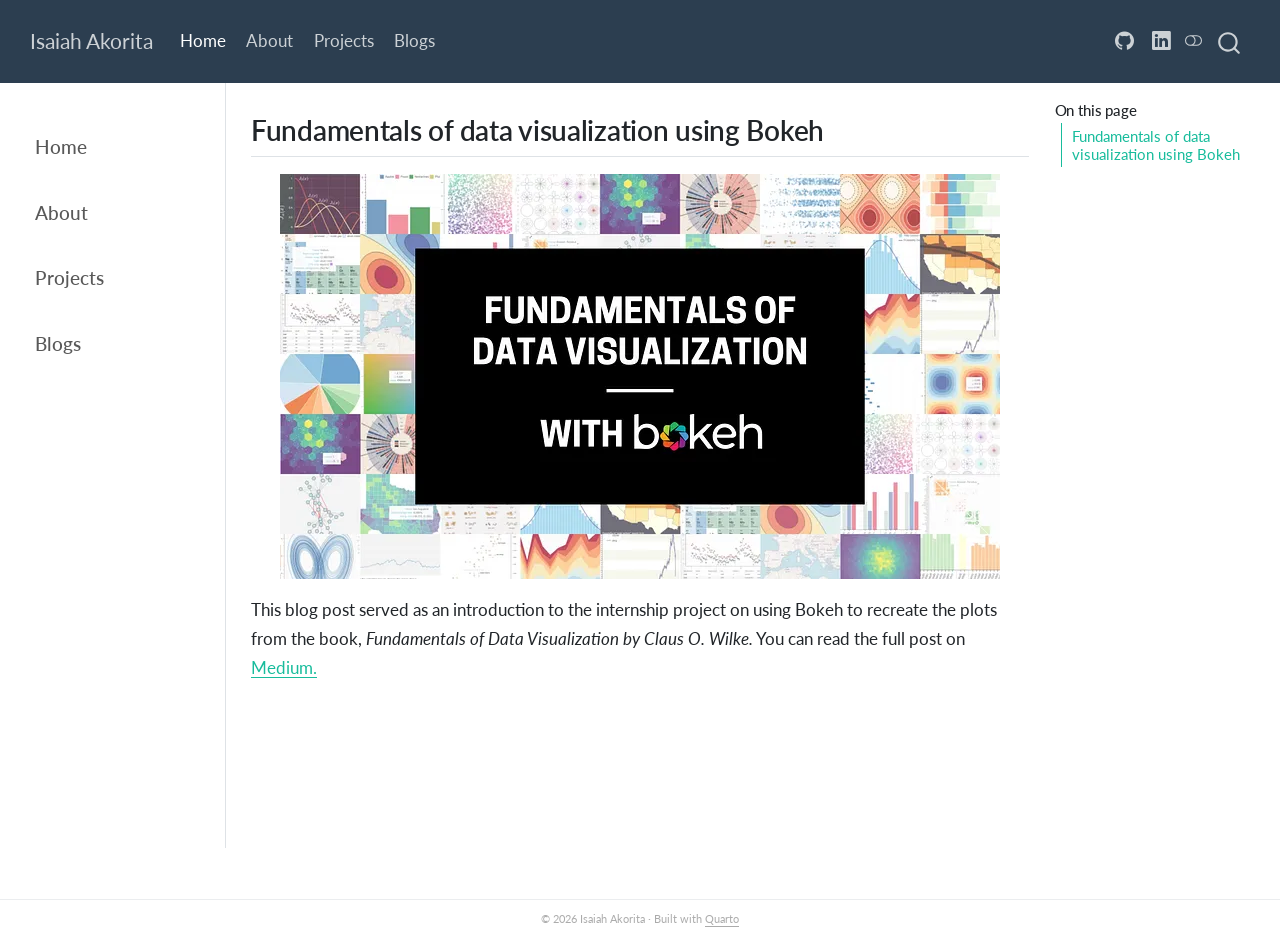
<file: blogs/posts/Data-Viz Fundamentals/index.html>
<!DOCTYPE html>
<html xmlns="http://www.w3.org/1999/xhtml" lang="en" xml:lang="en"><head>

<meta charset="utf-8">
<meta name="generator" content="quarto-1.10.18">

<meta name="viewport" content="width=device-width, initial-scale=1.0, user-scalable=yes">

<meta name="dcterms.date" content="2023-06-09">
<meta name="description" content="Introductory blog post on the Bokeh Data Visualization internship project">

<title>Fundamentals of Data Visualization – Isaiah Akorita</title>
<style>
/* Default styles provided by pandoc.
** See https://pandoc.org/MANUAL.html#variables-for-html for config info.
*/
span.smallcaps{font-variant: small-caps;}
div.columns{display: flex; gap: 1.5em;}
div.column{flex: auto;}
@media screen {
div.columns{gap: min(4vw, 1.5em);}
div.column{overflow-x: auto;}
}
div.hanging-indent{margin-left: 1.5em; text-indent: -1.5em;}
ul.task-list{list-style: none;}
ul.task-list li input[type="checkbox"] {
  width: 0.8em;
  margin: 0 0.8em 0.2em -1em; /* quarto-specific, see https://github.com/quarto-dev/quarto-cli/issues/4556 */ 
  vertical-align: middle;
}
</style>


<script src="../../../site_libs/quarto-nav/quarto-nav.js"></script>
<script src="../../../site_libs/quarto-nav/headroom.min.js"></script>
<script src="../../../site_libs/clipboard/clipboard.min.js"></script>
<script src="../../../site_libs/quarto-search/autocomplete.umd.js"></script>
<script src="../../../site_libs/quarto-search/fuse.min.js"></script>
<script src="../../../site_libs/quarto-search/quarto-search.js"></script>
<meta name="quarto:offset" content="../../../">
<link href="../../../assets/images/favicon.ico" rel="icon">
<script src="../../../site_libs/quarto-html/quarto.js" type="module"></script>
<script src="../../../site_libs/quarto-html/tabsets/tabsets.js" type="module"></script>
<script src="../../../site_libs/quarto-html/popper.min.js"></script>
<script src="../../../site_libs/quarto-html/tippy.umd.min.js"></script>
<script src="../../../site_libs/quarto-html/anchor.min.js"></script>
<link href="../../../site_libs/quarto-html/tippy.css" rel="stylesheet">
<link href="../../../site_libs/quarto-html/quarto-syntax-highlighting-64a204ab8560d761af7679ceaba22944.css" rel="stylesheet" class="quarto-color-scheme" id="quarto-text-highlighting-styles">
<link href="../../../site_libs/quarto-html/quarto-syntax-highlighting-dark-b85bc7c33db8c58e0ec93c3465666fed.css" rel="stylesheet" class="quarto-color-scheme quarto-color-alternate" id="quarto-text-highlighting-styles">
<link href="../../../site_libs/quarto-html/quarto-syntax-highlighting-64a204ab8560d761af7679ceaba22944.css" rel="stylesheet" class="quarto-color-scheme-extra" id="quarto-text-highlighting-styles">
<script src="../../../site_libs/bootstrap/bootstrap.min.js"></script>
<link href="../../../site_libs/bootstrap/bootstrap-icons.css" rel="stylesheet">
<link href="../../../site_libs/bootstrap/bootstrap-505cb934e192d125575319552c8b77a8.min.css" rel="stylesheet" append-hash="true" class="quarto-color-scheme" id="quarto-bootstrap" data-mode="light">
<link href="../../../site_libs/bootstrap/bootstrap-dark-bba83c5c73313e22407f86e350e75dae.min.css" rel="stylesheet" append-hash="true" class="quarto-color-scheme quarto-color-alternate" id="quarto-bootstrap" data-mode="dark">
<link href="../../../site_libs/bootstrap/bootstrap-505cb934e192d125575319552c8b77a8.min.css" rel="stylesheet" append-hash="true" class="quarto-color-scheme-extra" id="quarto-bootstrap" data-mode="light">
<script id="quarto-search-options" type="application/json">{
  "location": "navbar",
  "copy-button": false,
  "collapse-after": 3,
  "panel-placement": "end",
  "type": "overlay",
  "limit": 50,
  "keyboard-shortcut": [
    "f",
    "/",
    "s"
  ],
  "show-item-context": false,
  "language": {
    "search-no-results-text": "No results",
    "search-matching-documents-text": "matching documents",
    "search-copy-link-title": "Copy link to search",
    "search-hide-matches-text": "Hide additional matches",
    "search-more-match-text": "more match in this document",
    "search-more-matches-text": "more matches in this document",
    "search-clear-button-title": "Clear",
    "search-text-placeholder": "",
    "search-detached-cancel-button-title": "Cancel",
    "search-submit-button-title": "Submit",
    "search-label": "Search"
  }
}</script>
<style>html{ scroll-behavior: smooth; }</style>


<link rel="stylesheet" href="../../../assets/styles.css">
</head>

<body class="nav-sidebar docked nav-fixed quarto-light"><script id="quarto-html-before-body" type="application/javascript">
    const toggleBodyColorMode = (bsSheetEl) => {
      const mode = bsSheetEl.getAttribute("data-mode");
      const bodyEl = window.document.querySelector("body");
      if (mode === "dark") {
        bodyEl.classList.add("quarto-dark");
        bodyEl.classList.remove("quarto-light");
      } else {
        bodyEl.classList.add("quarto-light");
        bodyEl.classList.remove("quarto-dark");
      }
    }
    const toggleBodyColorPrimary = () => {
      const bsSheetEl = window.document.querySelector("link#quarto-bootstrap:not([rel=disabled-stylesheet])");
      if (bsSheetEl) {
        toggleBodyColorMode(bsSheetEl);
      }
    }
    const setColorSchemeToggle = (alternate) => {
      const toggles = window.document.querySelectorAll('.quarto-color-scheme-toggle');
      for (let i=0; i < toggles.length; i++) {
        const toggle = toggles[i];
        if (toggle) {
          if (alternate) {
            toggle.classList.add("alternate");
          } else {
            toggle.classList.remove("alternate");
          }
        }
      }
    };
    const toggleColorMode = (alternate) => {
      // Switch the stylesheets
      const primaryStylesheets = window.document.querySelectorAll('link.quarto-color-scheme:not(.quarto-color-alternate)');
      const alternateStylesheets = window.document.querySelectorAll('link.quarto-color-scheme.quarto-color-alternate');
      manageTransitions('#quarto-margin-sidebar .nav-link', false);
      if (alternate) {
        // note: dark is layered on light, we don't disable primary!
        enableStylesheet(alternateStylesheets);
        for (const sheetNode of alternateStylesheets) {
          if (sheetNode.id === "quarto-bootstrap") {
            toggleBodyColorMode(sheetNode);
          }
        }
      } else {
        disableStylesheet(alternateStylesheets);
        enableStylesheet(primaryStylesheets)
        toggleBodyColorPrimary();
      }
      manageTransitions('#quarto-margin-sidebar .nav-link', true);
      // Switch the toggles
      setColorSchemeToggle(alternate)
      // Hack to workaround the fact that safari doesn't
      // properly recolor the scrollbar when toggling (#1455)
      if (navigator.userAgent.indexOf('Safari') > 0 && navigator.userAgent.indexOf('Chrome') == -1) {
        manageTransitions("body", false);
        window.scrollTo(0, 1);
        setTimeout(() => {
          window.scrollTo(0, 0);
          manageTransitions("body", true);
        }, 40);
      }
    }
    const disableStylesheet = (stylesheets) => {
      for (let i=0; i < stylesheets.length; i++) {
        const stylesheet = stylesheets[i];
        stylesheet.rel = 'disabled-stylesheet';
      }
    }
    const enableStylesheet = (stylesheets) => {
      for (let i=0; i < stylesheets.length; i++) {
        const stylesheet = stylesheets[i];
        if(stylesheet.rel !== 'stylesheet') { // for Chrome, which will still FOUC without this check
          stylesheet.rel = 'stylesheet';
        }
      }
    }
    const manageTransitions = (selector, allowTransitions) => {
      const els = window.document.querySelectorAll(selector);
      for (let i=0; i < els.length; i++) {
        const el = els[i];
        if (allowTransitions) {
          el.classList.remove('notransition');
        } else {
          el.classList.add('notransition');
        }
      }
    }
    const isFileUrl = () => {
      return window.location.protocol === 'file:';
    }
    const hasAlternateSentinel = () => {
      let styleSentinel = getColorSchemeSentinel();
      if (styleSentinel !== null) {
        return styleSentinel === "alternate";
      } else {
        return false;
      }
    }
    const setStyleSentinel = (alternate) => {
      const value = alternate ? "alternate" : "default";
      if (!isFileUrl()) {
        window.localStorage.setItem("quarto-color-scheme", value);
      } else {
        localAlternateSentinel = value;
      }
    }
    const getColorSchemeSentinel = () => {
      if (!isFileUrl()) {
        const storageValue = window.localStorage.getItem("quarto-color-scheme");
        return storageValue != null ? storageValue : localAlternateSentinel;
      } else {
        return localAlternateSentinel;
      }
    }
    const toggleGiscusIfUsed = (isAlternate, darkModeDefault) => {
      const baseTheme = document.querySelector('#giscus-base-theme')?.value ?? 'light';
      const alternateTheme = document.querySelector('#giscus-alt-theme')?.value ?? 'dark';
      let newTheme = '';
      if(authorPrefersDark) {
        newTheme = isAlternate ? baseTheme : alternateTheme;
      } else {
        newTheme = isAlternate ? alternateTheme : baseTheme;
      }
      const changeGiscusTheme = () => {
        // From: https://github.com/giscus/giscus/issues/336
        const sendMessage = (message) => {
          const iframe = document.querySelector('iframe.giscus-frame');
          if (!iframe) return;
          iframe.contentWindow.postMessage({ giscus: message }, 'https://giscus.app');
        }
        sendMessage({
          setConfig: {
            theme: newTheme
          }
        });
      }
      const isGiscussLoaded = window.document.querySelector('iframe.giscus-frame') !== null;
      if (isGiscussLoaded) {
        changeGiscusTheme();
      }
    };
    const authorPrefersDark = false;
    const darkModeDefault = authorPrefersDark;
      document.querySelector('link#quarto-text-highlighting-styles.quarto-color-scheme-extra').rel = 'disabled-stylesheet';
      document.querySelector('link#quarto-bootstrap.quarto-color-scheme-extra').rel = 'disabled-stylesheet';
    let localAlternateSentinel = darkModeDefault ? 'alternate' : 'default';
    // Dark / light mode switch
    window.quartoToggleColorScheme = () => {
      // Read the current dark / light value
      let toAlternate = !hasAlternateSentinel();
      toggleColorMode(toAlternate);
      setStyleSentinel(toAlternate);
      toggleGiscusIfUsed(toAlternate, darkModeDefault);
      window.dispatchEvent(new Event('resize'));
    };
    // Switch to dark mode if need be
    if (hasAlternateSentinel()) {
      toggleColorMode(true);
    } else {
      toggleColorMode(false);
    }
  </script>

<div id="quarto-search-results"></div>
  <header id="quarto-header" class="headroom fixed-top">
    <nav class="navbar navbar-expand-lg " data-bs-theme="dark">
      <div class="navbar-container container-fluid">
      <div class="navbar-brand-container mx-auto">
    <a class="navbar-brand" href="../../../index.html">
    <span class="navbar-title">Isaiah Akorita</span>
    </a>
  </div>
            <div id="quarto-search" class="" title="Search"></div>
          <button class="navbar-toggler" type="button" data-bs-toggle="collapse" data-bs-target="#navbarCollapse" aria-controls="navbarCollapse" role="menu" aria-expanded="false" aria-label="Toggle navigation" onclick="if (window.quartoToggleHeadroom) { window.quartoToggleHeadroom(); }">
  <span class="navbar-toggler-icon"></span>
</button>
          <div class="collapse navbar-collapse" id="navbarCollapse">
            <ul class="navbar-nav navbar-nav-scroll me-auto">
  <li class="nav-item">
    <a class="nav-link active" href="../../../index.html" aria-current="page"> 
<span class="menu-text">Home</span></a>
  </li>  
  <li class="nav-item">
    <a class="nav-link" href="../../../about.html"> 
<span class="menu-text">About</span></a>
  </li>  
  <li class="nav-item">
    <a class="nav-link" href="../../../projects/index.html"> 
<span class="menu-text">Projects</span></a>
  </li>  
  <li class="nav-item">
    <a class="nav-link" href="../../../blogs/index.html"> 
<span class="menu-text">Blogs</span></a>
  </li>  
</ul>
            <ul class="navbar-nav navbar-nav-scroll ms-auto">
  <li class="nav-item compact">
    <a class="nav-link" href="https://github.com/azaya89"> <i class="bi bi-github" role="img" aria-label="GitHub">
</i> 
<span class="menu-text"></span></a>
  </li>  
  <li class="nav-item compact">
    <a class="nav-link" href="https://www.linkedin.com/in/isaiah-akorita/"> <i class="bi bi-linkedin" role="img" aria-label="LinkedIn">
</i> 
<span class="menu-text"></span></a>
  </li>  
</ul>
          </div> <!-- /navcollapse -->
            <div class="quarto-navbar-tools">
  <a href="" class="quarto-color-scheme-toggle quarto-navigation-tool  px-1" onclick="window.quartoToggleColorScheme(); return false;" title="Toggle dark mode"><i class="bi"></i></a>
</div>
      </div> <!-- /container-fluid -->
    </nav>
  <nav class="quarto-secondary-nav">
    <div class="container-fluid d-flex">
      <button type="button" class="quarto-btn-toggle btn" data-bs-toggle="collapse" role="button" data-bs-target=".quarto-sidebar-collapse-item" aria-controls="quarto-sidebar" aria-expanded="false" aria-label="Toggle sidebar navigation" onclick="if (window.quartoToggleHeadroom) { window.quartoToggleHeadroom(); }">
        <i class="bi bi-layout-text-sidebar-reverse"></i>
      </button>
        <nav class="quarto-page-breadcrumbs" aria-label="breadcrumb"><ol class="breadcrumb"><li class="breadcrumb-item">Fundamentals of Data Visualization</li></ol></nav>
        <a class="flex-grow-1" role="navigation" data-bs-toggle="collapse" data-bs-target=".quarto-sidebar-collapse-item" aria-controls="quarto-sidebar" aria-expanded="false" aria-label="Toggle sidebar navigation" onclick="if (window.quartoToggleHeadroom) { window.quartoToggleHeadroom(); }">      
        </a>
    </div>
  </nav>
</header>
<!-- content -->
<div id="quarto-content" class="quarto-container page-columns page-rows-contents page-layout-article page-navbar">
<!-- sidebar -->
  <nav id="quarto-sidebar" class="sidebar collapse collapse-horizontal quarto-sidebar-collapse-item sidebar-navigation docked overflow-auto">
    <div class="sidebar-menu-container"> 
    <ul class="list-unstyled mt-1">
        <li class="sidebar-item">
  <div class="sidebar-item-container"> 
  <a href="../../../index.html" class="sidebar-item-text sidebar-link">
 <span class="menu-text">Home</span></a>
  </div>
</li>
        <li class="sidebar-item">
  <div class="sidebar-item-container"> 
  <a href="../../../about.html" class="sidebar-item-text sidebar-link">
 <span class="menu-text">About</span></a>
  </div>
</li>
        <li class="sidebar-item">
  <div class="sidebar-item-container"> 
  <a href="../../../projects/index.html" class="sidebar-item-text sidebar-link">
 <span class="menu-text">Projects</span></a>
  </div>
</li>
        <li class="sidebar-item">
  <div class="sidebar-item-container"> 
  <a href="../../../blogs/index.html" class="sidebar-item-text sidebar-link">
 <span class="menu-text">Blogs</span></a>
  </div>
</li>
    </ul>
    </div>
</nav>
<div id="quarto-sidebar-glass" class="quarto-sidebar-collapse-item" data-bs-toggle="collapse" data-bs-target=".quarto-sidebar-collapse-item"></div>
<!-- margin-sidebar -->
    <div id="quarto-margin-sidebar" class="sidebar margin-sidebar">
        <nav id="TOC" role="doc-toc" class="toc-active">
    <h2 id="toc-title">On this page</h2>
   
  <ul>
  <li><a href="#fundamentals-of-data-visualization-using-bokeh" id="toc-fundamentals-of-data-visualization-using-bokeh" class="nav-link active" data-scroll-target="#fundamentals-of-data-visualization-using-bokeh">Fundamentals of data visualization using Bokeh</a></li>
  </ul>
</nav>
    </div>
<!-- main -->
<main class="content" id="quarto-document-content">


<header id="title-block-header" class="quarto-title-block default">
<div class="quarto-title">
<h1 class="title">Fundamentals of Data Visualization</h1>
</div>

<div>
  <div class="description">
    Introductory blog post on the Bokeh Data Visualization internship project
  </div>
</div>


<div class="quarto-title-meta">

    
    <div>
    <div class="quarto-title-meta-heading">Published</div>
    <div class="quarto-title-meta-contents">
      <p class="date">June 9, 2023</p>
    </div>
  </div>
  
    
  </div>
  


</header>


<section id="fundamentals-of-data-visualization-using-bokeh" class="level2">
<h2 class="anchored" data-anchor-id="fundamentals-of-data-visualization-using-bokeh">Fundamentals of data visualization using Bokeh</h2>
<p align="center">
<img src="../../../assets/images/bokeh-data-viz.webp" class="img-fluid">
</p>
<p>This blog post served as an introduction to the internship project on using Bokeh to recreate the plots from the book, <em>Fundamentals of Data Visualization by Claus O. Wilke.</em> You can read the full post on <a href="https://medium.com/bokeh/fundamentals-of-data-visualization-with-bokeh-ee1e45b3135a">Medium.</a></p>


</section>

</main> <!-- /main -->
<script id="quarto-html-after-body" type="application/javascript">
  window.document.addEventListener("DOMContentLoaded", function (event) {
    // Ensure there is a toggle, if there isn't float one in the top right
    if (window.document.querySelector('.quarto-color-scheme-toggle') === null) {
      const a = window.document.createElement('a');
      a.classList.add('top-right');
      a.classList.add('quarto-color-scheme-toggle');
      a.href = "";
      a.onclick = function() { try { window.quartoToggleColorScheme(); } catch {} return false; };
      const i = window.document.createElement("i");
      i.classList.add('bi');
      a.appendChild(i);
      window.document.body.appendChild(a);
    }
    setColorSchemeToggle(hasAlternateSentinel())
    const icon = "";
    const anchorJS = new window.AnchorJS();
    anchorJS.options = {
      placement: 'right',
      icon: icon
    };
    anchorJS.add('.anchored');
    const isCodeAnnotation = (el) => {
      for (const clz of el.classList) {
        if (clz.startsWith('code-annotation-')) {                     
          return true;
        }
      }
      return false;
    }
    const onCopySuccess = function(e) {
      // button target
      const button = e.trigger;
      // don't keep focus
      button.blur();
      // flash "checked"
      button.classList.add('code-copy-button-checked');
      var currentTitle = button.getAttribute("title");
      button.setAttribute("title", "Copied!");
      let tooltip;
      if (window.bootstrap) {
        button.setAttribute("data-bs-toggle", "tooltip");
        button.setAttribute("data-bs-placement", "left");
        button.setAttribute("data-bs-title", "Copied!");
        tooltip = new bootstrap.Tooltip(button, 
          { trigger: "manual", 
            customClass: "code-copy-button-tooltip",
            offset: [0, -8]});
        tooltip.show();    
      }
      setTimeout(function() {
        if (tooltip) {
          tooltip.hide();
          button.removeAttribute("data-bs-title");
          button.removeAttribute("data-bs-toggle");
          button.removeAttribute("data-bs-placement");
        }
        button.setAttribute("title", currentTitle);
        button.classList.remove('code-copy-button-checked');
      }, 1000);
      // clear code selection
      e.clearSelection();
    }
    const getTextToCopy = function(trigger) {
      const outerScaffold = trigger.parentElement.cloneNode(true);
      const codeEl = outerScaffold.querySelector('code');
      for (const childEl of codeEl.children) {
        if (isCodeAnnotation(childEl)) {
          childEl.remove();
        }
      }
      return codeEl.innerText;
    }
    const clipboard = new window.ClipboardJS('.code-copy-button:not([data-in-quarto-modal])', {
      text: getTextToCopy
    });
    clipboard.on('success', onCopySuccess);
    if (window.document.getElementById('quarto-embedded-source-code-modal')) {
      const clipboardModal = new window.ClipboardJS('.code-copy-button[data-in-quarto-modal]', {
        text: getTextToCopy,
        container: window.document.getElementById('quarto-embedded-source-code-modal')
      });
      clipboardModal.on('success', onCopySuccess);
    }
      var localhostRegex = new RegExp(/^(?:http|https):\/\/localhost\:?[0-9]*\//);
      var mailtoRegex = new RegExp(/^mailto:/);
        var filterRegex = new RegExp("https:\/\/Azaya89\.github\.io\/azaya89\.github\.io\/");
      var isInternal = (href) => {
          return filterRegex.test(href) || localhostRegex.test(href) || mailtoRegex.test(href);
      }
      // Inspect non-navigation links and adorn them if external
     var links = window.document.querySelectorAll('a[href]:not(.nav-link):not(.navbar-brand):not(.toc-action):not(.sidebar-link):not(.sidebar-item-toggle):not(.pagination-link):not(.no-external):not([aria-hidden]):not(.dropdown-item):not(.quarto-navigation-tool):not(.about-link)');
      for (var i=0; i<links.length; i++) {
        const link = links[i];
        if (!isInternal(link.href)) {
          // undo the damage that might have been done by quarto-nav.js in the case of
          // links that we want to consider external
          if (link.dataset.originalHref !== undefined) {
            link.href = link.dataset.originalHref;
          }
        }
      }
    function tippyHover(el, contentFn, onTriggerFn, onUntriggerFn) {
      const config = {
        allowHTML: true,
        maxWidth: 500,
        delay: 100,
        arrow: false,
        appendTo: function(el) {
            return el.parentElement;
        },
        interactive: true,
        interactiveBorder: 10,
        theme: 'quarto',
        placement: 'bottom-start',
      };
      if (contentFn) {
        config.content = contentFn;
      }
      if (onTriggerFn) {
        config.onTrigger = onTriggerFn;
      }
      if (onUntriggerFn) {
        config.onUntrigger = onUntriggerFn;
      }
      window.tippy(el, config); 
    }
    const noterefs = window.document.querySelectorAll('a[role="doc-noteref"]');
    for (var i=0; i<noterefs.length; i++) {
      const ref = noterefs[i];
      tippyHover(ref, function() {
        // use id or data attribute instead here
        let href = ref.getAttribute('data-footnote-href') || ref.getAttribute('href');
        try { href = new URL(href).hash; } catch {}
        const id = href.replace(/^#\/?/, "");
        const note = window.document.getElementById(id);
        if (note) {
          return note.innerHTML;
        } else {
          return "";
        }
      });
    }
    const xrefs = window.document.querySelectorAll('a.quarto-xref');
    const processXRef = (id, note) => {
      // Strip column container classes
      const stripColumnClz = (el) => {
        el.classList.remove("page-full", "page-columns");
        if (el.children) {
          for (const child of el.children) {
            stripColumnClz(child);
          }
        }
      }
      stripColumnClz(note)
      if (id === null || id.startsWith('sec-')) {
        // Special case sections, only their first couple elements
        const container = document.createElement("div");
        if (note.children && note.children.length > 2) {
          container.appendChild(note.children[0].cloneNode(true));
          for (let i = 1; i < note.children.length; i++) {
            const child = note.children[i];
            if (child.tagName === "P" && child.innerText === "") {
              continue;
            } else {
              container.appendChild(child.cloneNode(true));
              break;
            }
          }
          if (window.Quarto?.typesetMath) {
            window.Quarto.typesetMath(container);
          }
          return container.innerHTML
        } else {
          if (window.Quarto?.typesetMath) {
            window.Quarto.typesetMath(note);
          }
          return note.innerHTML;
        }
      } else {
        // Remove any anchor links if they are present
        const anchorLink = note.querySelector('a.anchorjs-link');
        if (anchorLink) {
          anchorLink.remove();
        }
        if (window.Quarto?.typesetMath) {
          window.Quarto.typesetMath(note);
        }
        if (note.classList.contains("callout")) {
          return note.outerHTML;
        } else {
          return note.innerHTML;
        }
      }
    }
    for (var i=0; i<xrefs.length; i++) {
      const xref = xrefs[i];
      tippyHover(xref, undefined, function(instance) {
        instance.disable();
        let url = xref.getAttribute('href');
        let hash = undefined; 
        if (url.startsWith('#')) {
          hash = url;
        } else {
          try { hash = new URL(url).hash; } catch {}
        }
        if (hash) {
          const id = hash.replace(/^#\/?/, "");
          const note = window.document.getElementById(id);
          if (note !== null) {
            try {
              const html = processXRef(id, note.cloneNode(true));
              instance.setContent(html);
            } finally {
              instance.enable();
              instance.show();
            }
          } else {
            // See if we can fetch this
            fetch(url.split('#')[0])
            .then(res => res.text())
            .then(html => {
              const parser = new DOMParser();
              const htmlDoc = parser.parseFromString(html, "text/html");
              const note = htmlDoc.getElementById(id);
              if (note !== null) {
                const html = processXRef(id, note);
                instance.setContent(html);
              } 
            }).finally(() => {
              instance.enable();
              instance.show();
            });
          }
        } else {
          // See if we can fetch a full url (with no hash to target)
          // This is a special case and we should probably do some content thinning / targeting
          fetch(url)
          .then(res => res.text())
          .then(html => {
            const parser = new DOMParser();
            const htmlDoc = parser.parseFromString(html, "text/html");
            const note = htmlDoc.querySelector('main.content');
            if (note !== null) {
              // This should only happen for chapter cross references
              // (since there is no id in the URL)
              // remove the first header
              if (note.children.length > 0 && note.children[0].tagName === "HEADER") {
                note.children[0].remove();
              }
              const html = processXRef(null, note);
              instance.setContent(html);
            } 
          }).finally(() => {
            instance.enable();
            instance.show();
          });
        }
      }, function(instance) {
      });
    }
        let selectedAnnoteEl;
        const selectorForAnnotation = ( cell, annotation) => {
          let cellAttr = 'data-code-cell="' + cell + '"';
          let lineAttr = 'data-code-annotation="' +  annotation + '"';
          const selector = 'span[' + cellAttr + '][' + lineAttr + ']';
          return selector;
        }
        const selectCodeLines = (annoteEl) => {
          const doc = window.document;
          const targetCell = annoteEl.getAttribute("data-target-cell");
          const targetAnnotation = annoteEl.getAttribute("data-target-annotation");
          const annoteSpan = window.document.querySelector(selectorForAnnotation(targetCell, targetAnnotation));
          const lines = annoteSpan.getAttribute("data-code-lines").split(",");
          const lineIds = lines.map((line) => {
            return targetCell + "-" + line;
          })
          let top = null;
          let height = null;
          let parent = null;
          if (lineIds.length > 0) {
              //compute the position of the single el (top and bottom and make a div)
              const el = window.document.getElementById(lineIds[0]);
              top = el.offsetTop;
              height = el.offsetHeight;
              parent = el.parentElement.parentElement;
            if (lineIds.length > 1) {
              const lastEl = window.document.getElementById(lineIds[lineIds.length - 1]);
              const bottom = lastEl.offsetTop + lastEl.offsetHeight;
              height = bottom - top;
            }
            if (top !== null && height !== null && parent !== null) {
              // cook up a div (if necessary) and position it 
              let div = window.document.getElementById("code-annotation-line-highlight");
              if (div === null) {
                div = window.document.createElement("div");
                div.setAttribute("id", "code-annotation-line-highlight");
                div.style.position = 'absolute';
                parent.appendChild(div);
              }
              div.style.top = top - 2 + "px";
              div.style.height = height + 4 + "px";
              div.style.left = 0;
              let gutterDiv = window.document.getElementById("code-annotation-line-highlight-gutter");
              if (gutterDiv === null) {
                gutterDiv = window.document.createElement("div");
                gutterDiv.setAttribute("id", "code-annotation-line-highlight-gutter");
                gutterDiv.style.position = 'absolute';
                const codeCell = window.document.getElementById(targetCell);
                const gutter = codeCell.querySelector('.code-annotation-gutter');
                gutter.appendChild(gutterDiv);
              }
              gutterDiv.style.top = top - 2 + "px";
              gutterDiv.style.height = height + 4 + "px";
            }
            selectedAnnoteEl = annoteEl;
          }
        };
        const unselectCodeLines = () => {
          const elementsIds = ["code-annotation-line-highlight", "code-annotation-line-highlight-gutter"];
          elementsIds.forEach((elId) => {
            const div = window.document.getElementById(elId);
            if (div) {
              div.remove();
            }
          });
          selectedAnnoteEl = undefined;
        };
          // Handle positioning of the toggle
      window.addEventListener(
        "resize",
        throttle(() => {
          elRect = undefined;
          if (selectedAnnoteEl) {
            selectCodeLines(selectedAnnoteEl);
          }
        }, 10)
      );
      function throttle(fn, ms) {
      let throttle = false;
      let timer;
        return (...args) => {
          if(!throttle) { // first call gets through
              fn.apply(this, args);
              throttle = true;
          } else { // all the others get throttled
              if(timer) clearTimeout(timer); // cancel #2
              timer = setTimeout(() => {
                fn.apply(this, args);
                timer = throttle = false;
              }, ms);
          }
        };
      }
        // Attach click handler to the DT
        const annoteDls = window.document.querySelectorAll('dt[data-target-cell]');
        for (const annoteDlNode of annoteDls) {
          annoteDlNode.addEventListener('click', (event) => {
            const clickedEl = event.target;
            if (clickedEl !== selectedAnnoteEl) {
              unselectCodeLines();
              const activeEl = window.document.querySelector('dt[data-target-cell].code-annotation-active');
              if (activeEl) {
                activeEl.classList.remove('code-annotation-active');
              }
              selectCodeLines(clickedEl);
              clickedEl.classList.add('code-annotation-active');
            } else {
              // Unselect the line
              unselectCodeLines();
              clickedEl.classList.remove('code-annotation-active');
            }
          });
        }
    const findCites = (el) => {
      const parentEl = el.parentElement;
      if (parentEl) {
        const cites = parentEl.dataset.cites;
        if (cites) {
          return {
            el,
            cites: cites.split(' ')
          };
        } else {
          return findCites(el.parentElement)
        }
      } else {
        return undefined;
      }
    };
    var bibliorefs = window.document.querySelectorAll('a[role="doc-biblioref"]');
    for (var i=0; i<bibliorefs.length; i++) {
      const ref = bibliorefs[i];
      const citeInfo = findCites(ref);
      if (citeInfo) {
        tippyHover(citeInfo.el, function() {
          var popup = window.document.createElement('div');
          citeInfo.cites.forEach(function(cite) {
            var citeDiv = window.document.createElement('div');
            citeDiv.classList.add('hanging-indent');
            citeDiv.classList.add('csl-entry');
            var biblioDiv = window.document.getElementById('ref-' + cite);
            if (biblioDiv) {
              citeDiv.innerHTML = biblioDiv.innerHTML;
            }
            popup.appendChild(citeDiv);
          });
          return popup.innerHTML;
        });
      }
    }
  });
  </script>
</div> <!-- /content -->
<footer class="footer">
  <div class="nav-footer">
    <div class="nav-footer-left">
      &nbsp;
    </div>   
    <div class="nav-footer-center">
<p>© 2026 Isaiah Akorita · Built with <a href="https://quarto.org">Quarto</a></p>
</div>
    <div class="nav-footer-right">
      &nbsp;
    </div>
  </div>
</footer>




<script src="../../../site_libs/quarto-html/zenscroll-min.js"></script>
</body></html>
</file>
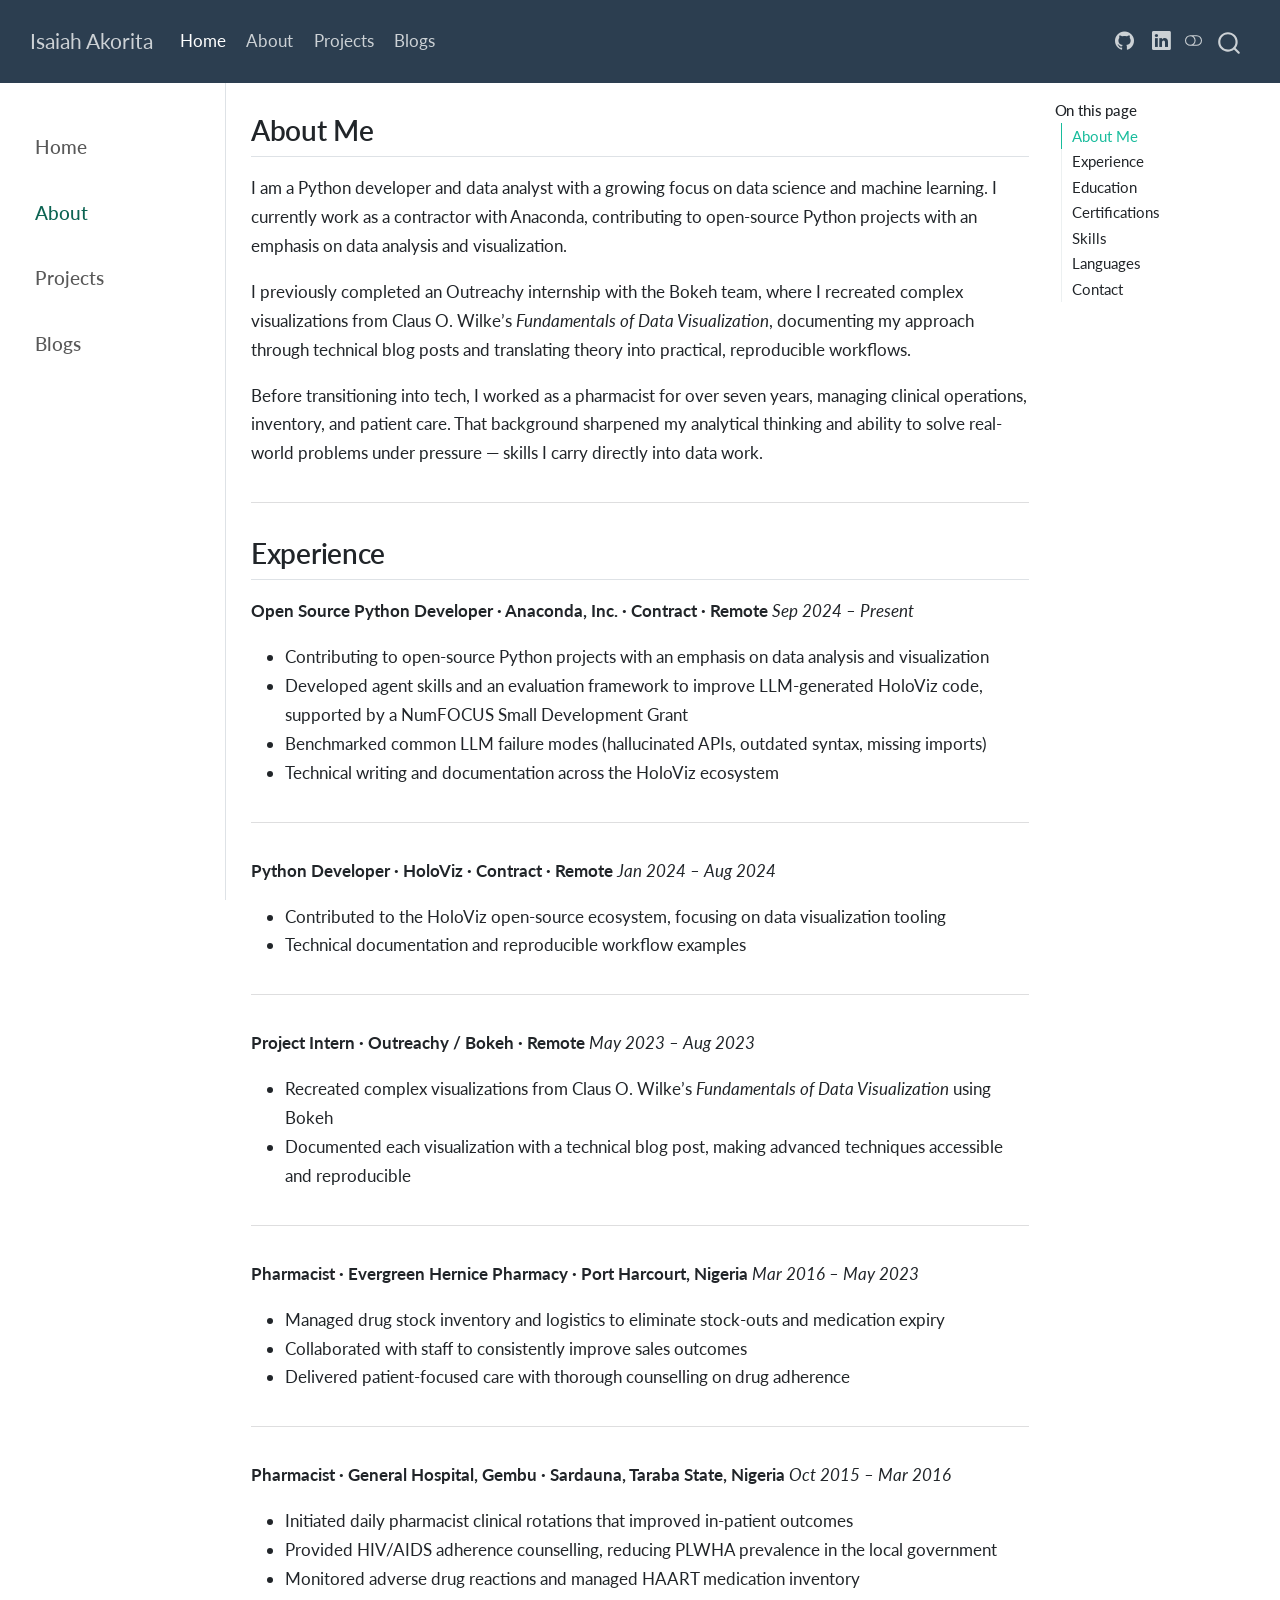
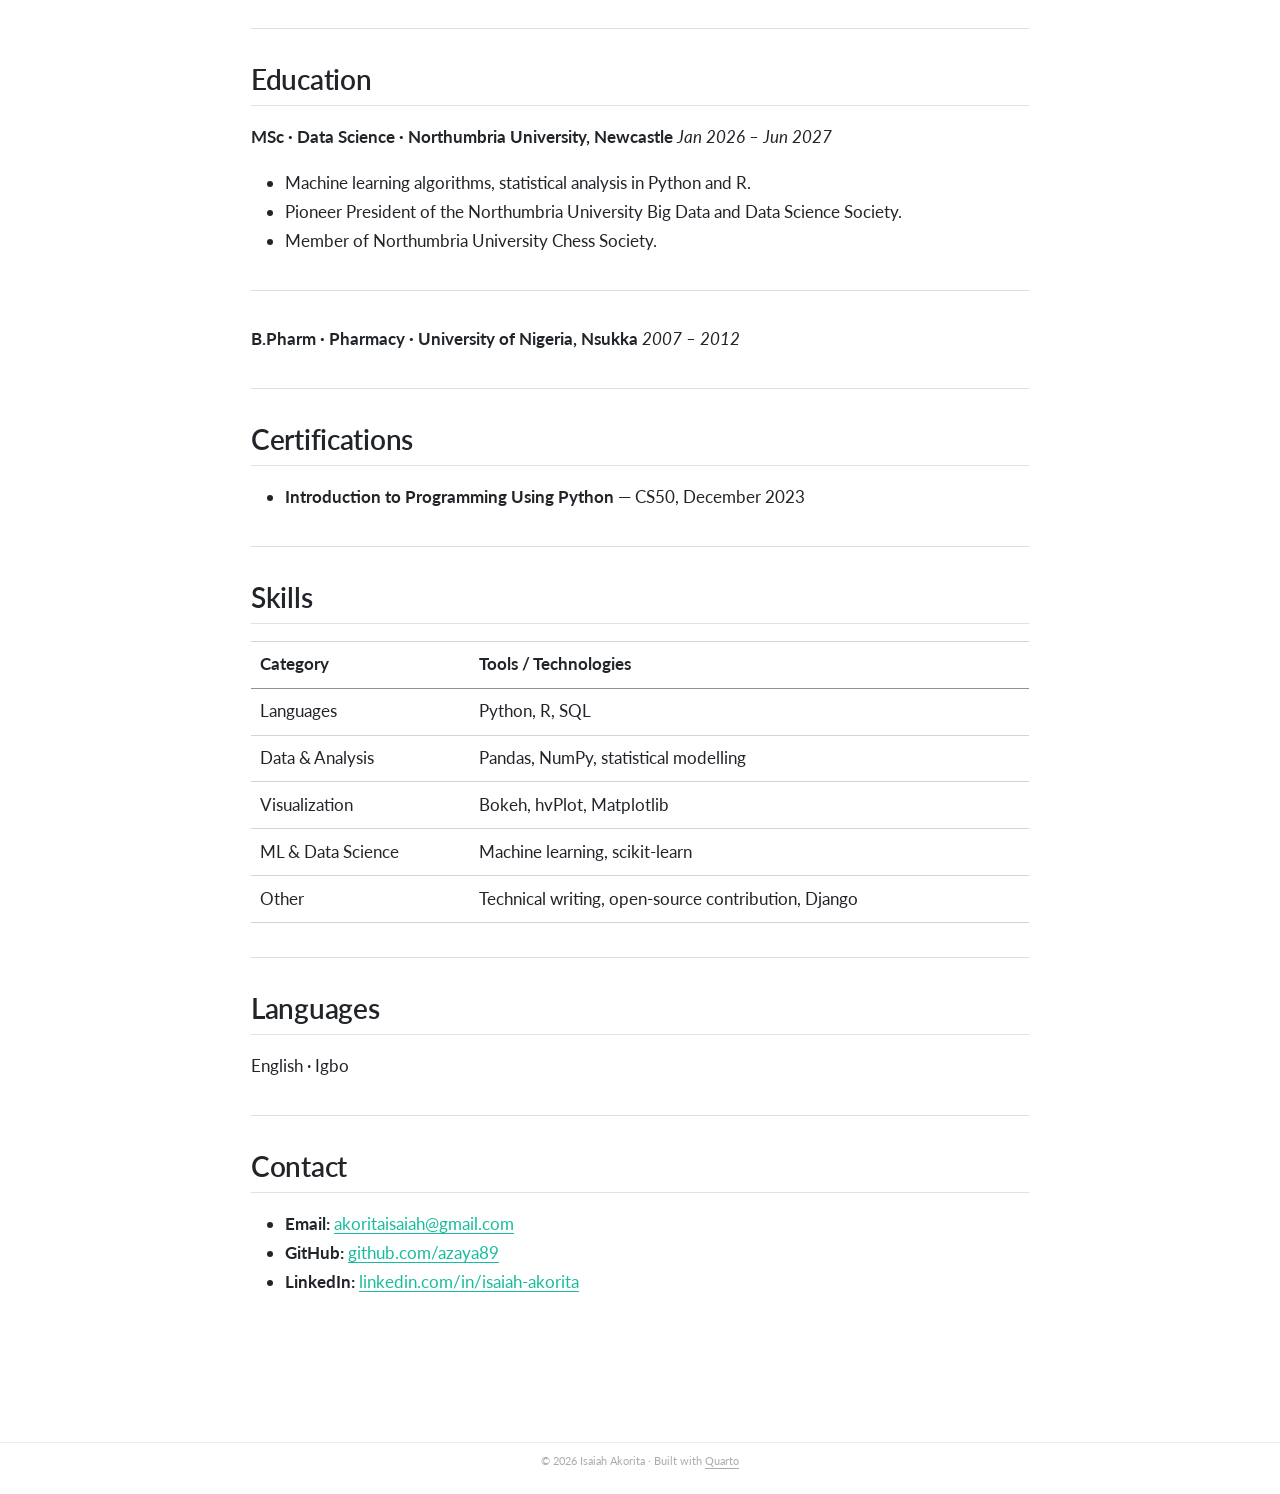
<file: about.html>
<!DOCTYPE html>
<html xmlns="http://www.w3.org/1999/xhtml" lang="en" xml:lang="en"><head>

<meta charset="utf-8">
<meta name="generator" content="quarto-1.10.18">

<meta name="viewport" content="width=device-width, initial-scale=1.0, user-scalable=yes">


<title>About – Isaiah Akorita</title>
<style>
/* Default styles provided by pandoc.
** See https://pandoc.org/MANUAL.html#variables-for-html for config info.
*/
span.smallcaps{font-variant: small-caps;}
div.columns{display: flex; gap: 1.5em;}
div.column{flex: auto;}
@media screen {
div.columns{gap: min(4vw, 1.5em);}
div.column{overflow-x: auto;}
}
div.hanging-indent{margin-left: 1.5em; text-indent: -1.5em;}
ul.task-list{list-style: none;}
ul.task-list li input[type="checkbox"] {
  width: 0.8em;
  margin: 0 0.8em 0.2em -1em; /* quarto-specific, see https://github.com/quarto-dev/quarto-cli/issues/4556 */ 
  vertical-align: middle;
}
</style>


<script src="site_libs/quarto-nav/quarto-nav.js"></script>
<script src="site_libs/quarto-nav/headroom.min.js"></script>
<script src="site_libs/clipboard/clipboard.min.js"></script>
<script src="site_libs/quarto-search/autocomplete.umd.js"></script>
<script src="site_libs/quarto-search/fuse.min.js"></script>
<script src="site_libs/quarto-search/quarto-search.js"></script>
<meta name="quarto:offset" content="./">
<link href="./assets/images/favicon.ico" rel="icon">
<script src="site_libs/quarto-html/quarto.js" type="module"></script>
<script src="site_libs/quarto-html/tabsets/tabsets.js" type="module"></script>
<script src="site_libs/quarto-html/popper.min.js"></script>
<script src="site_libs/quarto-html/tippy.umd.min.js"></script>
<script src="site_libs/quarto-html/anchor.min.js"></script>
<link href="site_libs/quarto-html/tippy.css" rel="stylesheet">
<link href="site_libs/quarto-html/quarto-syntax-highlighting-64a204ab8560d761af7679ceaba22944.css" rel="stylesheet" class="quarto-color-scheme" id="quarto-text-highlighting-styles">
<link href="site_libs/quarto-html/quarto-syntax-highlighting-dark-b85bc7c33db8c58e0ec93c3465666fed.css" rel="stylesheet" class="quarto-color-scheme quarto-color-alternate" id="quarto-text-highlighting-styles">
<link href="site_libs/quarto-html/quarto-syntax-highlighting-64a204ab8560d761af7679ceaba22944.css" rel="stylesheet" class="quarto-color-scheme-extra" id="quarto-text-highlighting-styles">
<script src="site_libs/bootstrap/bootstrap.min.js"></script>
<link href="site_libs/bootstrap/bootstrap-icons.css" rel="stylesheet">
<link href="site_libs/bootstrap/bootstrap-505cb934e192d125575319552c8b77a8.min.css" rel="stylesheet" append-hash="true" class="quarto-color-scheme" id="quarto-bootstrap" data-mode="light">
<link href="site_libs/bootstrap/bootstrap-dark-bba83c5c73313e22407f86e350e75dae.min.css" rel="stylesheet" append-hash="true" class="quarto-color-scheme quarto-color-alternate" id="quarto-bootstrap" data-mode="dark">
<link href="site_libs/bootstrap/bootstrap-505cb934e192d125575319552c8b77a8.min.css" rel="stylesheet" append-hash="true" class="quarto-color-scheme-extra" id="quarto-bootstrap" data-mode="light">
<script id="quarto-search-options" type="application/json">{
  "location": "navbar",
  "copy-button": false,
  "collapse-after": 3,
  "panel-placement": "end",
  "type": "overlay",
  "limit": 50,
  "keyboard-shortcut": [
    "f",
    "/",
    "s"
  ],
  "show-item-context": false,
  "language": {
    "search-no-results-text": "No results",
    "search-matching-documents-text": "matching documents",
    "search-copy-link-title": "Copy link to search",
    "search-hide-matches-text": "Hide additional matches",
    "search-more-match-text": "more match in this document",
    "search-more-matches-text": "more matches in this document",
    "search-clear-button-title": "Clear",
    "search-text-placeholder": "",
    "search-detached-cancel-button-title": "Cancel",
    "search-submit-button-title": "Submit",
    "search-label": "Search"
  }
}</script>
<style>html{ scroll-behavior: smooth; }</style>


<link rel="stylesheet" href="assets/styles.css">
</head>

<body class="nav-sidebar docked nav-fixed quarto-light"><script id="quarto-html-before-body" type="application/javascript">
    const toggleBodyColorMode = (bsSheetEl) => {
      const mode = bsSheetEl.getAttribute("data-mode");
      const bodyEl = window.document.querySelector("body");
      if (mode === "dark") {
        bodyEl.classList.add("quarto-dark");
        bodyEl.classList.remove("quarto-light");
      } else {
        bodyEl.classList.add("quarto-light");
        bodyEl.classList.remove("quarto-dark");
      }
    }
    const toggleBodyColorPrimary = () => {
      const bsSheetEl = window.document.querySelector("link#quarto-bootstrap:not([rel=disabled-stylesheet])");
      if (bsSheetEl) {
        toggleBodyColorMode(bsSheetEl);
      }
    }
    const setColorSchemeToggle = (alternate) => {
      const toggles = window.document.querySelectorAll('.quarto-color-scheme-toggle');
      for (let i=0; i < toggles.length; i++) {
        const toggle = toggles[i];
        if (toggle) {
          if (alternate) {
            toggle.classList.add("alternate");
          } else {
            toggle.classList.remove("alternate");
          }
        }
      }
    };
    const toggleColorMode = (alternate) => {
      // Switch the stylesheets
      const primaryStylesheets = window.document.querySelectorAll('link.quarto-color-scheme:not(.quarto-color-alternate)');
      const alternateStylesheets = window.document.querySelectorAll('link.quarto-color-scheme.quarto-color-alternate');
      manageTransitions('#quarto-margin-sidebar .nav-link', false);
      if (alternate) {
        // note: dark is layered on light, we don't disable primary!
        enableStylesheet(alternateStylesheets);
        for (const sheetNode of alternateStylesheets) {
          if (sheetNode.id === "quarto-bootstrap") {
            toggleBodyColorMode(sheetNode);
          }
        }
      } else {
        disableStylesheet(alternateStylesheets);
        enableStylesheet(primaryStylesheets)
        toggleBodyColorPrimary();
      }
      manageTransitions('#quarto-margin-sidebar .nav-link', true);
      // Switch the toggles
      setColorSchemeToggle(alternate)
      // Hack to workaround the fact that safari doesn't
      // properly recolor the scrollbar when toggling (#1455)
      if (navigator.userAgent.indexOf('Safari') > 0 && navigator.userAgent.indexOf('Chrome') == -1) {
        manageTransitions("body", false);
        window.scrollTo(0, 1);
        setTimeout(() => {
          window.scrollTo(0, 0);
          manageTransitions("body", true);
        }, 40);
      }
    }
    const disableStylesheet = (stylesheets) => {
      for (let i=0; i < stylesheets.length; i++) {
        const stylesheet = stylesheets[i];
        stylesheet.rel = 'disabled-stylesheet';
      }
    }
    const enableStylesheet = (stylesheets) => {
      for (let i=0; i < stylesheets.length; i++) {
        const stylesheet = stylesheets[i];
        if(stylesheet.rel !== 'stylesheet') { // for Chrome, which will still FOUC without this check
          stylesheet.rel = 'stylesheet';
        }
      }
    }
    const manageTransitions = (selector, allowTransitions) => {
      const els = window.document.querySelectorAll(selector);
      for (let i=0; i < els.length; i++) {
        const el = els[i];
        if (allowTransitions) {
          el.classList.remove('notransition');
        } else {
          el.classList.add('notransition');
        }
      }
    }
    const isFileUrl = () => {
      return window.location.protocol === 'file:';
    }
    const hasAlternateSentinel = () => {
      let styleSentinel = getColorSchemeSentinel();
      if (styleSentinel !== null) {
        return styleSentinel === "alternate";
      } else {
        return false;
      }
    }
    const setStyleSentinel = (alternate) => {
      const value = alternate ? "alternate" : "default";
      if (!isFileUrl()) {
        window.localStorage.setItem("quarto-color-scheme", value);
      } else {
        localAlternateSentinel = value;
      }
    }
    const getColorSchemeSentinel = () => {
      if (!isFileUrl()) {
        const storageValue = window.localStorage.getItem("quarto-color-scheme");
        return storageValue != null ? storageValue : localAlternateSentinel;
      } else {
        return localAlternateSentinel;
      }
    }
    const toggleGiscusIfUsed = (isAlternate, darkModeDefault) => {
      const baseTheme = document.querySelector('#giscus-base-theme')?.value ?? 'light';
      const alternateTheme = document.querySelector('#giscus-alt-theme')?.value ?? 'dark';
      let newTheme = '';
      if(authorPrefersDark) {
        newTheme = isAlternate ? baseTheme : alternateTheme;
      } else {
        newTheme = isAlternate ? alternateTheme : baseTheme;
      }
      const changeGiscusTheme = () => {
        // From: https://github.com/giscus/giscus/issues/336
        const sendMessage = (message) => {
          const iframe = document.querySelector('iframe.giscus-frame');
          if (!iframe) return;
          iframe.contentWindow.postMessage({ giscus: message }, 'https://giscus.app');
        }
        sendMessage({
          setConfig: {
            theme: newTheme
          }
        });
      }
      const isGiscussLoaded = window.document.querySelector('iframe.giscus-frame') !== null;
      if (isGiscussLoaded) {
        changeGiscusTheme();
      }
    };
    const authorPrefersDark = false;
    const darkModeDefault = authorPrefersDark;
      document.querySelector('link#quarto-text-highlighting-styles.quarto-color-scheme-extra').rel = 'disabled-stylesheet';
      document.querySelector('link#quarto-bootstrap.quarto-color-scheme-extra').rel = 'disabled-stylesheet';
    let localAlternateSentinel = darkModeDefault ? 'alternate' : 'default';
    // Dark / light mode switch
    window.quartoToggleColorScheme = () => {
      // Read the current dark / light value
      let toAlternate = !hasAlternateSentinel();
      toggleColorMode(toAlternate);
      setStyleSentinel(toAlternate);
      toggleGiscusIfUsed(toAlternate, darkModeDefault);
      window.dispatchEvent(new Event('resize'));
    };
    // Switch to dark mode if need be
    if (hasAlternateSentinel()) {
      toggleColorMode(true);
    } else {
      toggleColorMode(false);
    }
  </script>

<div id="quarto-search-results"></div>
  <header id="quarto-header" class="headroom fixed-top">
    <nav class="navbar navbar-expand-lg " data-bs-theme="dark">
      <div class="navbar-container container-fluid">
      <div class="navbar-brand-container mx-auto">
    <a class="navbar-brand" href="./index.html">
    <span class="navbar-title">Isaiah Akorita</span>
    </a>
  </div>
            <div id="quarto-search" class="" title="Search"></div>
          <button class="navbar-toggler" type="button" data-bs-toggle="collapse" data-bs-target="#navbarCollapse" aria-controls="navbarCollapse" role="menu" aria-expanded="false" aria-label="Toggle navigation" onclick="if (window.quartoToggleHeadroom) { window.quartoToggleHeadroom(); }">
  <span class="navbar-toggler-icon"></span>
</button>
          <div class="collapse navbar-collapse" id="navbarCollapse">
            <ul class="navbar-nav navbar-nav-scroll me-auto">
  <li class="nav-item">
    <a class="nav-link active" href="./index.html" aria-current="page"> 
<span class="menu-text">Home</span></a>
  </li>  
  <li class="nav-item">
    <a class="nav-link" href="./about.html"> 
<span class="menu-text">About</span></a>
  </li>  
  <li class="nav-item">
    <a class="nav-link" href="./projects/index.html"> 
<span class="menu-text">Projects</span></a>
  </li>  
  <li class="nav-item">
    <a class="nav-link" href="./blogs/index.html"> 
<span class="menu-text">Blogs</span></a>
  </li>  
</ul>
            <ul class="navbar-nav navbar-nav-scroll ms-auto">
  <li class="nav-item compact">
    <a class="nav-link" href="https://github.com/azaya89"> <i class="bi bi-github" role="img" aria-label="GitHub">
</i> 
<span class="menu-text"></span></a>
  </li>  
  <li class="nav-item compact">
    <a class="nav-link" href="https://www.linkedin.com/in/isaiah-akorita/"> <i class="bi bi-linkedin" role="img" aria-label="LinkedIn">
</i> 
<span class="menu-text"></span></a>
  </li>  
</ul>
          </div> <!-- /navcollapse -->
            <div class="quarto-navbar-tools">
  <a href="" class="quarto-color-scheme-toggle quarto-navigation-tool  px-1" onclick="window.quartoToggleColorScheme(); return false;" title="Toggle dark mode"><i class="bi"></i></a>
</div>
      </div> <!-- /container-fluid -->
    </nav>
  <nav class="quarto-secondary-nav">
    <div class="container-fluid d-flex">
      <button type="button" class="quarto-btn-toggle btn" data-bs-toggle="collapse" role="button" data-bs-target=".quarto-sidebar-collapse-item" aria-controls="quarto-sidebar" aria-expanded="false" aria-label="Toggle sidebar navigation" onclick="if (window.quartoToggleHeadroom) { window.quartoToggleHeadroom(); }">
        <i class="bi bi-layout-text-sidebar-reverse"></i>
      </button>
        <nav class="quarto-page-breadcrumbs" aria-label="breadcrumb"><ol class="breadcrumb"><li class="breadcrumb-item"><a href="./about.html">About</a></li></ol></nav>
        <a class="flex-grow-1" role="navigation" data-bs-toggle="collapse" data-bs-target=".quarto-sidebar-collapse-item" aria-controls="quarto-sidebar" aria-expanded="false" aria-label="Toggle sidebar navigation" onclick="if (window.quartoToggleHeadroom) { window.quartoToggleHeadroom(); }">      
        </a>
    </div>
  </nav>
</header>
<!-- content -->
<div id="quarto-content" class="quarto-container page-columns page-rows-contents page-layout-article page-navbar">
<!-- sidebar -->
  <nav id="quarto-sidebar" class="sidebar collapse collapse-horizontal quarto-sidebar-collapse-item sidebar-navigation docked overflow-auto">
    <div class="sidebar-menu-container"> 
    <ul class="list-unstyled mt-1">
        <li class="sidebar-item">
  <div class="sidebar-item-container"> 
  <a href="./index.html" class="sidebar-item-text sidebar-link">
 <span class="menu-text">Home</span></a>
  </div>
</li>
        <li class="sidebar-item">
  <div class="sidebar-item-container"> 
  <a href="./about.html" class="sidebar-item-text sidebar-link active">
 <span class="menu-text">About</span></a>
  </div>
</li>
        <li class="sidebar-item">
  <div class="sidebar-item-container"> 
  <a href="./projects/index.html" class="sidebar-item-text sidebar-link">
 <span class="menu-text">Projects</span></a>
  </div>
</li>
        <li class="sidebar-item">
  <div class="sidebar-item-container"> 
  <a href="./blogs/index.html" class="sidebar-item-text sidebar-link">
 <span class="menu-text">Blogs</span></a>
  </div>
</li>
    </ul>
    </div>
</nav>
<div id="quarto-sidebar-glass" class="quarto-sidebar-collapse-item" data-bs-toggle="collapse" data-bs-target=".quarto-sidebar-collapse-item"></div>
<!-- margin-sidebar -->
    <div id="quarto-margin-sidebar" class="sidebar margin-sidebar">
        <nav id="TOC" role="doc-toc" class="toc-active">
    <h2 id="toc-title">On this page</h2>
   
  <ul>
  <li><a href="#about-me" id="toc-about-me" class="nav-link active" data-scroll-target="#about-me">About Me</a></li>
  <li><a href="#experience" id="toc-experience" class="nav-link" data-scroll-target="#experience">Experience</a></li>
  <li><a href="#education" id="toc-education" class="nav-link" data-scroll-target="#education">Education</a></li>
  <li><a href="#certifications" id="toc-certifications" class="nav-link" data-scroll-target="#certifications">Certifications</a></li>
  <li><a href="#skills" id="toc-skills" class="nav-link" data-scroll-target="#skills">Skills</a></li>
  <li><a href="#languages" id="toc-languages" class="nav-link" data-scroll-target="#languages">Languages</a></li>
  <li><a href="#contact" id="toc-contact" class="nav-link" data-scroll-target="#contact">Contact</a></li>
  </ul>
</nav>
    </div>
<!-- main -->
<main class="content" id="quarto-document-content">


<header id="title-block-header" class="quarto-title-block default">
<div class="quarto-title">
<h1 class="title">About</h1>
</div>



<div class="quarto-title-meta">

    
  
    
  </div>
  


</header>


<section id="about-me" class="level2">
<h2 class="anchored" data-anchor-id="about-me">About Me</h2>
<p>I am a Python developer and data analyst with a growing focus on data science and machine learning. I currently work as a contractor with Anaconda, contributing to open-source Python projects with an emphasis on data analysis and visualization.</p>
<p>I previously completed an Outreachy internship with the Bokeh team, where I recreated complex visualizations from Claus O. Wilke’s <em>Fundamentals of Data Visualization</em>, documenting my approach through technical blog posts and translating theory into practical, reproducible workflows.</p>
<p>Before transitioning into tech, I worked as a pharmacist for over seven years, managing clinical operations, inventory, and patient care. That background sharpened my analytical thinking and ability to solve real-world problems under pressure — skills I carry directly into data work.</p>
<hr>
</section>
<section id="experience" class="level2">
<h2 class="anchored" data-anchor-id="experience">Experience</h2>
<p><strong>Open Source Python Developer · Anaconda, Inc.&nbsp;· Contract · Remote</strong> <em>Sep 2024 – Present</em></p>
<ul>
<li>Contributing to open-source Python projects with an emphasis on data analysis and visualization</li>
<li>Developed agent skills and an evaluation framework to improve LLM-generated HoloViz code, supported by a NumFOCUS Small Development Grant</li>
<li>Benchmarked common LLM failure modes (hallucinated APIs, outdated syntax, missing imports)</li>
<li>Technical writing and documentation across the HoloViz ecosystem</li>
</ul>
<hr>
<p><strong>Python Developer · HoloViz · Contract · Remote</strong> <em>Jan 2024 – Aug 2024</em></p>
<ul>
<li>Contributed to the HoloViz open-source ecosystem, focusing on data visualization tooling</li>
<li>Technical documentation and reproducible workflow examples</li>
</ul>
<hr>
<p><strong>Project Intern · Outreachy / Bokeh · Remote</strong> <em>May 2023 – Aug 2023</em></p>
<ul>
<li>Recreated complex visualizations from Claus O. Wilke’s <em>Fundamentals of Data Visualization</em> using Bokeh</li>
<li>Documented each visualization with a technical blog post, making advanced techniques accessible and reproducible</li>
</ul>
<hr>
<p><strong>Pharmacist · Evergreen Hernice Pharmacy · Port Harcourt, Nigeria</strong> <em>Mar 2016 – May 2023</em></p>
<ul>
<li>Managed drug stock inventory and logistics to eliminate stock-outs and medication expiry</li>
<li>Collaborated with staff to consistently improve sales outcomes</li>
<li>Delivered patient-focused care with thorough counselling on drug adherence</li>
</ul>
<hr>
<p><strong>Pharmacist · General Hospital, Gembu · Sardauna, Taraba State, Nigeria</strong> <em>Oct 2015 – Mar 2016</em></p>
<ul>
<li>Initiated daily pharmacist clinical rotations that improved in-patient outcomes</li>
<li>Provided HIV/AIDS adherence counselling, reducing PLWHA prevalence in the local government</li>
<li>Monitored adverse drug reactions and managed HAART medication inventory</li>
</ul>
<hr>
</section>
<section id="education" class="level2">
<h2 class="anchored" data-anchor-id="education">Education</h2>
<p><strong>MSc · Data Science · Northumbria University, Newcastle</strong> <em>Jan 2026 – Jun 2027</em></p>
<ul>
<li>Machine learning algorithms, statistical analysis in Python and R.</li>
<li>Pioneer President of the Northumbria University Big Data and Data Science Society.</li>
<li>Member of Northumbria University Chess Society.</li>
</ul>
<hr>
<p><strong>B.Pharm · Pharmacy · University of Nigeria, Nsukka</strong> <em>2007 – 2012</em></p>
<hr>
</section>
<section id="certifications" class="level2">
<h2 class="anchored" data-anchor-id="certifications">Certifications</h2>
<ul>
<li><strong>Introduction to Programming Using Python</strong> — CS50, December 2023</li>
</ul>
<hr>
</section>
<section id="skills" class="level2">
<h2 class="anchored" data-anchor-id="skills">Skills</h2>
<table class="caption-top table">
<thead>
<tr class="header">
<th>Category</th>
<th>Tools / Technologies</th>
</tr>
</thead>
<tbody>
<tr class="odd">
<td>Languages</td>
<td>Python, R, SQL</td>
</tr>
<tr class="even">
<td>Data &amp; Analysis</td>
<td>Pandas, NumPy, statistical modelling</td>
</tr>
<tr class="odd">
<td>Visualization</td>
<td>Bokeh, hvPlot, Matplotlib</td>
</tr>
<tr class="even">
<td>ML &amp; Data Science</td>
<td>Machine learning, scikit-learn</td>
</tr>
<tr class="odd">
<td>Other</td>
<td>Technical writing, open-source contribution, Django</td>
</tr>
</tbody>
</table>
<hr>
</section>
<section id="languages" class="level2">
<h2 class="anchored" data-anchor-id="languages">Languages</h2>
<p>English · Igbo</p>
<hr>
</section>
<section id="contact" class="level2">
<h2 class="anchored" data-anchor-id="contact">Contact</h2>
<ul>
<li><strong>Email:</strong> <a href="mailto:akoritaisaiah@gmail.com">akoritaisaiah@gmail.com</a></li>
<li><strong>GitHub:</strong> <a href="https://github.com/azaya89">github.com/azaya89</a></li>
<li><strong>LinkedIn:</strong> <a href="https://linkedin.com/in/isaiah-akorita">linkedin.com/in/isaiah-akorita</a></li>
</ul>


</section>

</main> <!-- /main -->
<script id="quarto-html-after-body" type="application/javascript">
  window.document.addEventListener("DOMContentLoaded", function (event) {
    // Ensure there is a toggle, if there isn't float one in the top right
    if (window.document.querySelector('.quarto-color-scheme-toggle') === null) {
      const a = window.document.createElement('a');
      a.classList.add('top-right');
      a.classList.add('quarto-color-scheme-toggle');
      a.href = "";
      a.onclick = function() { try { window.quartoToggleColorScheme(); } catch {} return false; };
      const i = window.document.createElement("i");
      i.classList.add('bi');
      a.appendChild(i);
      window.document.body.appendChild(a);
    }
    setColorSchemeToggle(hasAlternateSentinel())
    const icon = "";
    const anchorJS = new window.AnchorJS();
    anchorJS.options = {
      placement: 'right',
      icon: icon
    };
    anchorJS.add('.anchored');
    const isCodeAnnotation = (el) => {
      for (const clz of el.classList) {
        if (clz.startsWith('code-annotation-')) {                     
          return true;
        }
      }
      return false;
    }
    const onCopySuccess = function(e) {
      // button target
      const button = e.trigger;
      // don't keep focus
      button.blur();
      // flash "checked"
      button.classList.add('code-copy-button-checked');
      var currentTitle = button.getAttribute("title");
      button.setAttribute("title", "Copied!");
      let tooltip;
      if (window.bootstrap) {
        button.setAttribute("data-bs-toggle", "tooltip");
        button.setAttribute("data-bs-placement", "left");
        button.setAttribute("data-bs-title", "Copied!");
        tooltip = new bootstrap.Tooltip(button, 
          { trigger: "manual", 
            customClass: "code-copy-button-tooltip",
            offset: [0, -8]});
        tooltip.show();    
      }
      setTimeout(function() {
        if (tooltip) {
          tooltip.hide();
          button.removeAttribute("data-bs-title");
          button.removeAttribute("data-bs-toggle");
          button.removeAttribute("data-bs-placement");
        }
        button.setAttribute("title", currentTitle);
        button.classList.remove('code-copy-button-checked');
      }, 1000);
      // clear code selection
      e.clearSelection();
    }
    const getTextToCopy = function(trigger) {
      const outerScaffold = trigger.parentElement.cloneNode(true);
      const codeEl = outerScaffold.querySelector('code');
      for (const childEl of codeEl.children) {
        if (isCodeAnnotation(childEl)) {
          childEl.remove();
        }
      }
      return codeEl.innerText;
    }
    const clipboard = new window.ClipboardJS('.code-copy-button:not([data-in-quarto-modal])', {
      text: getTextToCopy
    });
    clipboard.on('success', onCopySuccess);
    if (window.document.getElementById('quarto-embedded-source-code-modal')) {
      const clipboardModal = new window.ClipboardJS('.code-copy-button[data-in-quarto-modal]', {
        text: getTextToCopy,
        container: window.document.getElementById('quarto-embedded-source-code-modal')
      });
      clipboardModal.on('success', onCopySuccess);
    }
      var localhostRegex = new RegExp(/^(?:http|https):\/\/localhost\:?[0-9]*\//);
      var mailtoRegex = new RegExp(/^mailto:/);
        var filterRegex = new RegExp("https:\/\/Azaya89\.github\.io\/azaya89\.github\.io\/");
      var isInternal = (href) => {
          return filterRegex.test(href) || localhostRegex.test(href) || mailtoRegex.test(href);
      }
      // Inspect non-navigation links and adorn them if external
     var links = window.document.querySelectorAll('a[href]:not(.nav-link):not(.navbar-brand):not(.toc-action):not(.sidebar-link):not(.sidebar-item-toggle):not(.pagination-link):not(.no-external):not([aria-hidden]):not(.dropdown-item):not(.quarto-navigation-tool):not(.about-link)');
      for (var i=0; i<links.length; i++) {
        const link = links[i];
        if (!isInternal(link.href)) {
          // undo the damage that might have been done by quarto-nav.js in the case of
          // links that we want to consider external
          if (link.dataset.originalHref !== undefined) {
            link.href = link.dataset.originalHref;
          }
        }
      }
    function tippyHover(el, contentFn, onTriggerFn, onUntriggerFn) {
      const config = {
        allowHTML: true,
        maxWidth: 500,
        delay: 100,
        arrow: false,
        appendTo: function(el) {
            return el.parentElement;
        },
        interactive: true,
        interactiveBorder: 10,
        theme: 'quarto',
        placement: 'bottom-start',
      };
      if (contentFn) {
        config.content = contentFn;
      }
      if (onTriggerFn) {
        config.onTrigger = onTriggerFn;
      }
      if (onUntriggerFn) {
        config.onUntrigger = onUntriggerFn;
      }
      window.tippy(el, config); 
    }
    const noterefs = window.document.querySelectorAll('a[role="doc-noteref"]');
    for (var i=0; i<noterefs.length; i++) {
      const ref = noterefs[i];
      tippyHover(ref, function() {
        // use id or data attribute instead here
        let href = ref.getAttribute('data-footnote-href') || ref.getAttribute('href');
        try { href = new URL(href).hash; } catch {}
        const id = href.replace(/^#\/?/, "");
        const note = window.document.getElementById(id);
        if (note) {
          return note.innerHTML;
        } else {
          return "";
        }
      });
    }
    const xrefs = window.document.querySelectorAll('a.quarto-xref');
    const processXRef = (id, note) => {
      // Strip column container classes
      const stripColumnClz = (el) => {
        el.classList.remove("page-full", "page-columns");
        if (el.children) {
          for (const child of el.children) {
            stripColumnClz(child);
          }
        }
      }
      stripColumnClz(note)
      if (id === null || id.startsWith('sec-')) {
        // Special case sections, only their first couple elements
        const container = document.createElement("div");
        if (note.children && note.children.length > 2) {
          container.appendChild(note.children[0].cloneNode(true));
          for (let i = 1; i < note.children.length; i++) {
            const child = note.children[i];
            if (child.tagName === "P" && child.innerText === "") {
              continue;
            } else {
              container.appendChild(child.cloneNode(true));
              break;
            }
          }
          if (window.Quarto?.typesetMath) {
            window.Quarto.typesetMath(container);
          }
          return container.innerHTML
        } else {
          if (window.Quarto?.typesetMath) {
            window.Quarto.typesetMath(note);
          }
          return note.innerHTML;
        }
      } else {
        // Remove any anchor links if they are present
        const anchorLink = note.querySelector('a.anchorjs-link');
        if (anchorLink) {
          anchorLink.remove();
        }
        if (window.Quarto?.typesetMath) {
          window.Quarto.typesetMath(note);
        }
        if (note.classList.contains("callout")) {
          return note.outerHTML;
        } else {
          return note.innerHTML;
        }
      }
    }
    for (var i=0; i<xrefs.length; i++) {
      const xref = xrefs[i];
      tippyHover(xref, undefined, function(instance) {
        instance.disable();
        let url = xref.getAttribute('href');
        let hash = undefined; 
        if (url.startsWith('#')) {
          hash = url;
        } else {
          try { hash = new URL(url).hash; } catch {}
        }
        if (hash) {
          const id = hash.replace(/^#\/?/, "");
          const note = window.document.getElementById(id);
          if (note !== null) {
            try {
              const html = processXRef(id, note.cloneNode(true));
              instance.setContent(html);
            } finally {
              instance.enable();
              instance.show();
            }
          } else {
            // See if we can fetch this
            fetch(url.split('#')[0])
            .then(res => res.text())
            .then(html => {
              const parser = new DOMParser();
              const htmlDoc = parser.parseFromString(html, "text/html");
              const note = htmlDoc.getElementById(id);
              if (note !== null) {
                const html = processXRef(id, note);
                instance.setContent(html);
              } 
            }).finally(() => {
              instance.enable();
              instance.show();
            });
          }
        } else {
          // See if we can fetch a full url (with no hash to target)
          // This is a special case and we should probably do some content thinning / targeting
          fetch(url)
          .then(res => res.text())
          .then(html => {
            const parser = new DOMParser();
            const htmlDoc = parser.parseFromString(html, "text/html");
            const note = htmlDoc.querySelector('main.content');
            if (note !== null) {
              // This should only happen for chapter cross references
              // (since there is no id in the URL)
              // remove the first header
              if (note.children.length > 0 && note.children[0].tagName === "HEADER") {
                note.children[0].remove();
              }
              const html = processXRef(null, note);
              instance.setContent(html);
            } 
          }).finally(() => {
            instance.enable();
            instance.show();
          });
        }
      }, function(instance) {
      });
    }
        let selectedAnnoteEl;
        const selectorForAnnotation = ( cell, annotation) => {
          let cellAttr = 'data-code-cell="' + cell + '"';
          let lineAttr = 'data-code-annotation="' +  annotation + '"';
          const selector = 'span[' + cellAttr + '][' + lineAttr + ']';
          return selector;
        }
        const selectCodeLines = (annoteEl) => {
          const doc = window.document;
          const targetCell = annoteEl.getAttribute("data-target-cell");
          const targetAnnotation = annoteEl.getAttribute("data-target-annotation");
          const annoteSpan = window.document.querySelector(selectorForAnnotation(targetCell, targetAnnotation));
          const lines = annoteSpan.getAttribute("data-code-lines").split(",");
          const lineIds = lines.map((line) => {
            return targetCell + "-" + line;
          })
          let top = null;
          let height = null;
          let parent = null;
          if (lineIds.length > 0) {
              //compute the position of the single el (top and bottom and make a div)
              const el = window.document.getElementById(lineIds[0]);
              top = el.offsetTop;
              height = el.offsetHeight;
              parent = el.parentElement.parentElement;
            if (lineIds.length > 1) {
              const lastEl = window.document.getElementById(lineIds[lineIds.length - 1]);
              const bottom = lastEl.offsetTop + lastEl.offsetHeight;
              height = bottom - top;
            }
            if (top !== null && height !== null && parent !== null) {
              // cook up a div (if necessary) and position it 
              let div = window.document.getElementById("code-annotation-line-highlight");
              if (div === null) {
                div = window.document.createElement("div");
                div.setAttribute("id", "code-annotation-line-highlight");
                div.style.position = 'absolute';
                parent.appendChild(div);
              }
              div.style.top = top - 2 + "px";
              div.style.height = height + 4 + "px";
              div.style.left = 0;
              let gutterDiv = window.document.getElementById("code-annotation-line-highlight-gutter");
              if (gutterDiv === null) {
                gutterDiv = window.document.createElement("div");
                gutterDiv.setAttribute("id", "code-annotation-line-highlight-gutter");
                gutterDiv.style.position = 'absolute';
                const codeCell = window.document.getElementById(targetCell);
                const gutter = codeCell.querySelector('.code-annotation-gutter');
                gutter.appendChild(gutterDiv);
              }
              gutterDiv.style.top = top - 2 + "px";
              gutterDiv.style.height = height + 4 + "px";
            }
            selectedAnnoteEl = annoteEl;
          }
        };
        const unselectCodeLines = () => {
          const elementsIds = ["code-annotation-line-highlight", "code-annotation-line-highlight-gutter"];
          elementsIds.forEach((elId) => {
            const div = window.document.getElementById(elId);
            if (div) {
              div.remove();
            }
          });
          selectedAnnoteEl = undefined;
        };
          // Handle positioning of the toggle
      window.addEventListener(
        "resize",
        throttle(() => {
          elRect = undefined;
          if (selectedAnnoteEl) {
            selectCodeLines(selectedAnnoteEl);
          }
        }, 10)
      );
      function throttle(fn, ms) {
      let throttle = false;
      let timer;
        return (...args) => {
          if(!throttle) { // first call gets through
              fn.apply(this, args);
              throttle = true;
          } else { // all the others get throttled
              if(timer) clearTimeout(timer); // cancel #2
              timer = setTimeout(() => {
                fn.apply(this, args);
                timer = throttle = false;
              }, ms);
          }
        };
      }
        // Attach click handler to the DT
        const annoteDls = window.document.querySelectorAll('dt[data-target-cell]');
        for (const annoteDlNode of annoteDls) {
          annoteDlNode.addEventListener('click', (event) => {
            const clickedEl = event.target;
            if (clickedEl !== selectedAnnoteEl) {
              unselectCodeLines();
              const activeEl = window.document.querySelector('dt[data-target-cell].code-annotation-active');
              if (activeEl) {
                activeEl.classList.remove('code-annotation-active');
              }
              selectCodeLines(clickedEl);
              clickedEl.classList.add('code-annotation-active');
            } else {
              // Unselect the line
              unselectCodeLines();
              clickedEl.classList.remove('code-annotation-active');
            }
          });
        }
    const findCites = (el) => {
      const parentEl = el.parentElement;
      if (parentEl) {
        const cites = parentEl.dataset.cites;
        if (cites) {
          return {
            el,
            cites: cites.split(' ')
          };
        } else {
          return findCites(el.parentElement)
        }
      } else {
        return undefined;
      }
    };
    var bibliorefs = window.document.querySelectorAll('a[role="doc-biblioref"]');
    for (var i=0; i<bibliorefs.length; i++) {
      const ref = bibliorefs[i];
      const citeInfo = findCites(ref);
      if (citeInfo) {
        tippyHover(citeInfo.el, function() {
          var popup = window.document.createElement('div');
          citeInfo.cites.forEach(function(cite) {
            var citeDiv = window.document.createElement('div');
            citeDiv.classList.add('hanging-indent');
            citeDiv.classList.add('csl-entry');
            var biblioDiv = window.document.getElementById('ref-' + cite);
            if (biblioDiv) {
              citeDiv.innerHTML = biblioDiv.innerHTML;
            }
            popup.appendChild(citeDiv);
          });
          return popup.innerHTML;
        });
      }
    }
  });
  </script>
</div> <!-- /content -->
<footer class="footer">
  <div class="nav-footer">
    <div class="nav-footer-left">
      &nbsp;
    </div>   
    <div class="nav-footer-center">
<p>© 2026 Isaiah Akorita · Built with <a href="https://quarto.org">Quarto</a></p>
</div>
    <div class="nav-footer-right">
      &nbsp;
    </div>
  </div>
</footer>




<script src="site_libs/quarto-html/zenscroll-min.js"></script>
</body></html>
</file>
<file: site_libs/quarto-html/tippy.css>
.tippy-box[data-animation=fade][data-state=hidden]{opacity:0}[data-tippy-root]{max-width:calc(100vw - 10px)}.tippy-box{position:relative;background-color:#333;color:#fff;border-radius:4px;font-size:14px;line-height:1.4;white-space:normal;outline:0;transition-property:transform,visibility,opacity}.tippy-box[data-placement^=top]>.tippy-arrow{bottom:0}.tippy-box[data-placement^=top]>.tippy-arrow:before{bottom:-7px;left:0;border-width:8px 8px 0;border-top-color:initial;transform-origin:center top}.tippy-box[data-placement^=bottom]>.tippy-arrow{top:0}.tippy-box[data-placement^=bottom]>.tippy-arrow:before{top:-7px;left:0;border-width:0 8px 8px;border-bottom-color:initial;transform-origin:center bottom}.tippy-box[data-placement^=left]>.tippy-arrow{right:0}.tippy-box[data-placement^=left]>.tippy-arrow:before{border-width:8px 0 8px 8px;border-left-color:initial;right:-7px;transform-origin:center left}.tippy-box[data-placement^=right]>.tippy-arrow{left:0}.tippy-box[data-placement^=right]>.tippy-arrow:before{left:-7px;border-width:8px 8px 8px 0;border-right-color:initial;transform-origin:center right}.tippy-box[data-inertia][data-state=visible]{transition-timing-function:cubic-bezier(.54,1.5,.38,1.11)}.tippy-arrow{width:16px;height:16px;color:#333}.tippy-arrow:before{content:"";position:absolute;border-color:transparent;border-style:solid}.tippy-content{position:relative;padding:5px 9px;z-index:1}
</file>
<file: site_libs/quarto-html/quarto-syntax-highlighting-64a204ab8560d761af7679ceaba22944.css>
/* quarto syntax highlight colors */
:root {
  --quarto-hl-ot-color: #003B4F;
  --quarto-hl-at-color: #657422;
  --quarto-hl-ss-color: #20794D;
  --quarto-hl-an-color: #5E5E5E;
  --quarto-hl-fu-color: #4758AB;
  --quarto-hl-st-color: #20794D;
  --quarto-hl-cf-color: #003B4F;
  --quarto-hl-op-color: #5E5E5E;
  --quarto-hl-er-color: #AD0000;
  --quarto-hl-bn-color: #AD0000;
  --quarto-hl-al-color: #AD0000;
  --quarto-hl-va-color: #111111;
  --quarto-hl-bu-color: inherit;
  --quarto-hl-ex-color: inherit;
  --quarto-hl-pp-color: #AD0000;
  --quarto-hl-in-color: #5E5E5E;
  --quarto-hl-vs-color: #20794D;
  --quarto-hl-wa-color: #5E5E5E;
  --quarto-hl-do-color: #5E5E5E;
  --quarto-hl-im-color: #00769E;
  --quarto-hl-ch-color: #20794D;
  --quarto-hl-dt-color: #AD0000;
  --quarto-hl-fl-color: #AD0000;
  --quarto-hl-co-color: #5E5E5E;
  --quarto-hl-cv-color: #5E5E5E;
  --quarto-hl-cn-color: #8f5902;
  --quarto-hl-sc-color: #5E5E5E;
  --quarto-hl-dv-color: #AD0000;
  --quarto-hl-kw-color: #003B4F;
}

/* other quarto variables */
:root {
  --quarto-font-monospace: SFMono-Regular, Menlo, Monaco, Consolas, "Liberation Mono", "Courier New", monospace;
}

/* syntax highlight based on Pandoc's rules */
pre > code.sourceCode > span {
  color: #003B4F;
}

code.sourceCode > span {
  color: #003B4F;
}

div.sourceCode,
div.sourceCode pre.sourceCode {
  color: #003B4F;
}

/* Normal */
code span {
  color: #003B4F;
}

/* Alert */
code span.al {
  color: #AD0000;
  font-style: inherit;
}

/* Annotation */
code span.an {
  color: #5E5E5E;
  font-style: inherit;
}

/* Attribute */
code span.at {
  color: #657422;
  font-style: inherit;
}

/* BaseN */
code span.bn {
  color: #AD0000;
  font-style: inherit;
}

/* BuiltIn */
code span.bu {
  font-style: inherit;
}

/* ControlFlow */
code span.cf {
  color: #003B4F;
  font-weight: bold;
  font-style: inherit;
}

/* Char */
code span.ch {
  color: #20794D;
  font-style: inherit;
}

/* Constant */
code span.cn {
  color: #8f5902;
  font-style: inherit;
}

/* Comment */
code span.co {
  color: #5E5E5E;
  font-style: inherit;
}

/* CommentVar */
code span.cv {
  color: #5E5E5E;
  font-style: italic;
}

/* Documentation */
code span.do {
  color: #5E5E5E;
  font-style: italic;
}

/* DataType */
code span.dt {
  color: #AD0000;
  font-style: inherit;
}

/* DecVal */
code span.dv {
  color: #AD0000;
  font-style: inherit;
}

/* Error */
code span.er {
  color: #AD0000;
  font-style: inherit;
}

/* Extension */
code span.ex {
  font-style: inherit;
}

/* Float */
code span.fl {
  color: #AD0000;
  font-style: inherit;
}

/* Function */
code span.fu {
  color: #4758AB;
  font-style: inherit;
}

/* Import */
code span.im {
  color: #00769E;
  font-style: inherit;
}

/* Information */
code span.in {
  color: #5E5E5E;
  font-style: inherit;
}

/* Keyword */
code span.kw {
  color: #003B4F;
  font-weight: bold;
  font-style: inherit;
}

/* Operator */
code span.op {
  color: #5E5E5E;
  font-style: inherit;
}

/* Other */
code span.ot {
  color: #003B4F;
  font-style: inherit;
}

/* Preprocessor */
code span.pp {
  color: #AD0000;
  font-style: inherit;
}

/* SpecialChar */
code span.sc {
  color: #5E5E5E;
  font-style: inherit;
}

/* SpecialString */
code span.ss {
  color: #20794D;
  font-style: inherit;
}

/* String */
code span.st {
  color: #20794D;
  font-style: inherit;
}

/* Variable */
code span.va {
  color: #111111;
  font-style: inherit;
}

/* VerbatimString */
code span.vs {
  color: #20794D;
  font-style: inherit;
}

/* Warning */
code span.wa {
  color: #5E5E5E;
  font-style: italic;
}

.prevent-inlining {
  content: "</";
}

/*# sourceMappingURL=9d8d5bb603a83b8298b89080a598c93b.css.map */
</file>
<file: site_libs/quarto-html/quarto-syntax-highlighting-dark-b85bc7c33db8c58e0ec93c3465666fed.css>
/* quarto syntax highlight colors */
:root {
  --quarto-hl-al-color: #f07178;
  --quarto-hl-an-color: #d4d0ab;
  --quarto-hl-at-color: #00e0e0;
  --quarto-hl-bn-color: #d4d0ab;
  --quarto-hl-bu-color: #abe338;
  --quarto-hl-ch-color: #abe338;
  --quarto-hl-co-color: #f8f8f2;
  --quarto-hl-cv-color: #ffd700;
  --quarto-hl-cn-color: #ffd700;
  --quarto-hl-cf-color: #ffa07a;
  --quarto-hl-dt-color: #ffa07a;
  --quarto-hl-dv-color: #d4d0ab;
  --quarto-hl-do-color: #f8f8f2;
  --quarto-hl-er-color: #f07178;
  --quarto-hl-ex-color: #00e0e0;
  --quarto-hl-fl-color: #d4d0ab;
  --quarto-hl-fu-color: #ffa07a;
  --quarto-hl-im-color: #abe338;
  --quarto-hl-in-color: #d4d0ab;
  --quarto-hl-kw-color: #ffa07a;
  --quarto-hl-op-color: #ffa07a;
  --quarto-hl-ot-color: #00e0e0;
  --quarto-hl-pp-color: #dcc6e0;
  --quarto-hl-re-color: #00e0e0;
  --quarto-hl-sc-color: #abe338;
  --quarto-hl-ss-color: #abe338;
  --quarto-hl-st-color: #abe338;
  --quarto-hl-va-color: #00e0e0;
  --quarto-hl-vs-color: #abe338;
  --quarto-hl-wa-color: #dcc6e0;
}

/* other quarto variables */
:root {
  --quarto-font-monospace: SFMono-Regular, Menlo, Monaco, Consolas, "Liberation Mono", "Courier New", monospace;
}

/* syntax highlight based on Pandoc's rules */
pre > code.sourceCode > span {
  color: #f8f8f2;
}

code.sourceCode > span {
  color: #f8f8f2;
}

div.sourceCode,
div.sourceCode pre.sourceCode {
  color: #f8f8f2;
}

/* Normal */
code span {
  color: #f8f8f2;
}

/* Alert */
code span.al {
  color: #f07178;
}

/* Annotation */
code span.an {
  color: #d4d0ab;
}

/* Attribute */
code span.at {
  color: #00e0e0;
}

/* BaseN */
code span.bn {
  color: #d4d0ab;
}

/* BuiltIn */
code span.bu {
  color: #abe338;
}

/* ControlFlow */
code span.cf {
  font-weight: bold;
  color: #ffa07a;
}

/* Char */
code span.ch {
  color: #abe338;
}

/* Constant */
code span.cn {
  color: #ffd700;
}

/* Comment */
code span.co {
  font-style: italic;
  color: #f8f8f2;
}

/* CommentVar */
code span.cv {
  color: #ffd700;
}

/* Documentation */
code span.do {
  color: #f8f8f2;
}

/* DataType */
code span.dt {
  color: #ffa07a;
}

/* DecVal */
code span.dv {
  color: #d4d0ab;
}

/* Error */
code span.er {
  color: #f07178;
  text-decoration: underline;
}

/* Extension */
code span.ex {
  font-weight: bold;
  color: #00e0e0;
}

/* Float */
code span.fl {
  color: #d4d0ab;
}

/* Function */
code span.fu {
  color: #ffa07a;
}

/* Import */
code span.im {
  color: #abe338;
}

/* Information */
code span.in {
  color: #d4d0ab;
}

/* Keyword */
code span.kw {
  font-weight: bold;
  color: #ffa07a;
}

/* Operator */
code span.op {
  color: #ffa07a;
}

/* Other */
code span.ot {
  color: #00e0e0;
}

/* Preprocessor */
code span.pp {
  color: #dcc6e0;
}

/* RegionMarker */
code span.re {
  background-color: #f8f8f2;
  color: #00e0e0;
}

/* SpecialChar */
code span.sc {
  color: #abe338;
}

/* SpecialString */
code span.ss {
  color: #abe338;
}

/* String */
code span.st {
  color: #abe338;
}

/* Variable */
code span.va {
  color: #00e0e0;
}

/* VerbatimString */
code span.vs {
  color: #abe338;
}

/* Warning */
code span.wa {
  color: #dcc6e0;
}

.prevent-inlining {
  content: "</";
}

/*# sourceMappingURL=4ed8f1090dec6531da29ab00902aa718.css.map */
</file>
<file: assets/styles.css>
/* ============================================================
   Portfolio — custom styles
   Applied on top of flatly (light) / darkly (dark) base themes
   ============================================================ */

/* --- Typography & spacing ---------------------------------- */
body {
  font-size: 1rem;
  line-height: 1.7;
}

h1, h2, h3, h4 {
  font-weight: 600;
  letter-spacing: -0.01em;
}

/* Hide the page title block on index (title is "Home") */
#title-block-header { display: none; }

/* Muted meta labels under Recent Work / Latest Writing */
#recent-work + p,
#latest-writing + p {
  font-size: 0.85rem;
  font-style: italic;
  opacity: 0.55;
  margin-bottom: 0.25rem;
}

#recent-work + p + p,
#latest-writing + p + p {
  margin-bottom: 1.5rem;
}

/* CTA buttons rendered from [text](url){.btn-primary} */
.btn-primary, .btn-secondary {
  display: inline-block;
  padding: 0.5rem 1.2rem;
  border-radius: 4px;
  font-size: 0.9rem;
  font-weight: 500;
  text-decoration: none;
  margin-right: 0.5rem;
  transition: opacity 0.15s;
}

.btn-primary {
  background: var(--bs-primary);
  color: #fff !important;
}

.btn-secondary {
  border: 1px solid var(--bs-border-color);
  color: inherit !important;
}

.btn-primary:hover, .btn-secondary:hover {
  opacity: 0.8;
  text-decoration: none;
}

/* Divider after CTA row */
#isaiah-akorita ~ hr:first-of-type {
  margin-top: 2.5rem;
  margin-bottom: 2.5rem;
}

/* --- About page: experience entries ----------------------- */
/* Bold job title line */
.about-experience p > strong:first-child,
#experience ~ p > strong:first-child,
#experience + p strong {
  font-size: 1rem;
}

/* Italic date line */
#experience ~ p > em {
  font-size: 0.82rem;
  opacity: 0.55;
  display: block;
  margin-top: -0.1rem;
  margin-bottom: 0.4rem;
}

/* Horizontal rules as section dividers on about/projects */
hr {
  margin: 2rem 0;
  opacity: 0.15;
}

/* --- Projects page ---------------------------------------- */
/* Project title (h3) */
#projects ~ h3,
.quarto-listing ~ h3 {
  margin-top: 0;
  font-size: 1.1rem;
}

/* Tag-style inline code on projects page */
#projects ~ p > code,
h3 + p > code {
  font-size: 0.72rem;
  padding: 0.15rem 0.5rem;
  border-radius: 20px;
  border: 1px solid var(--bs-border-color);
  background: transparent;
  color: inherit;
  opacity: 0.8;
  font-family: inherit;
}

/* Project link row */
#projects ~ p > a,
h3 ~ p > a {
  font-size: 0.875rem;
  font-weight: 500;
  margin-right: 1rem;
}

/* --- Former/current website comparison --- */
.comparison-container {
  display: flex;
  align-items: center;
  gap: 2rem;
  margin: 2rem 0;
}
.comparison-container img {
  max-width: 45%;
  height: auto;
  border: 1px solid var(--bs-border-color);
  border-radius: 4px;
}
.comparison-caption {
  font-style: italic;
  color: #666;
  font-size: 0.9rem;
  margin-top: 0.5rem;
}
.wayback-link {
  display: inline-block;
  margin-top: 1rem;
  font-size: 0.875rem;
  color: var(--bs-primary);
  text-decoration: underline;
}

/* --- Sidebar ----------------------------------------------- */
#quarto-sidebar .sidebar-item {
  padding: 0.6rem 0;
}

#quarto-sidebar .sidebar-item-text {
  font-size: 1.1rem;
  font-weight: 500;
  padding: 0.5rem 0.8rem;
}

#quarto-sidebar .sidebar-item-container {
  margin-bottom: 0.25rem;
}

.sidebar.sidebar-navigation {
  padding: 2rem 1.25rem;
}

/* --- Footer ------------------------------------------------ */
.nav-footer {
  font-size: 0.8rem;
  opacity: 0.6;
  border-top: 1px solid var(--bs-border-color);
  margin-top: 3rem;
}
</file>
